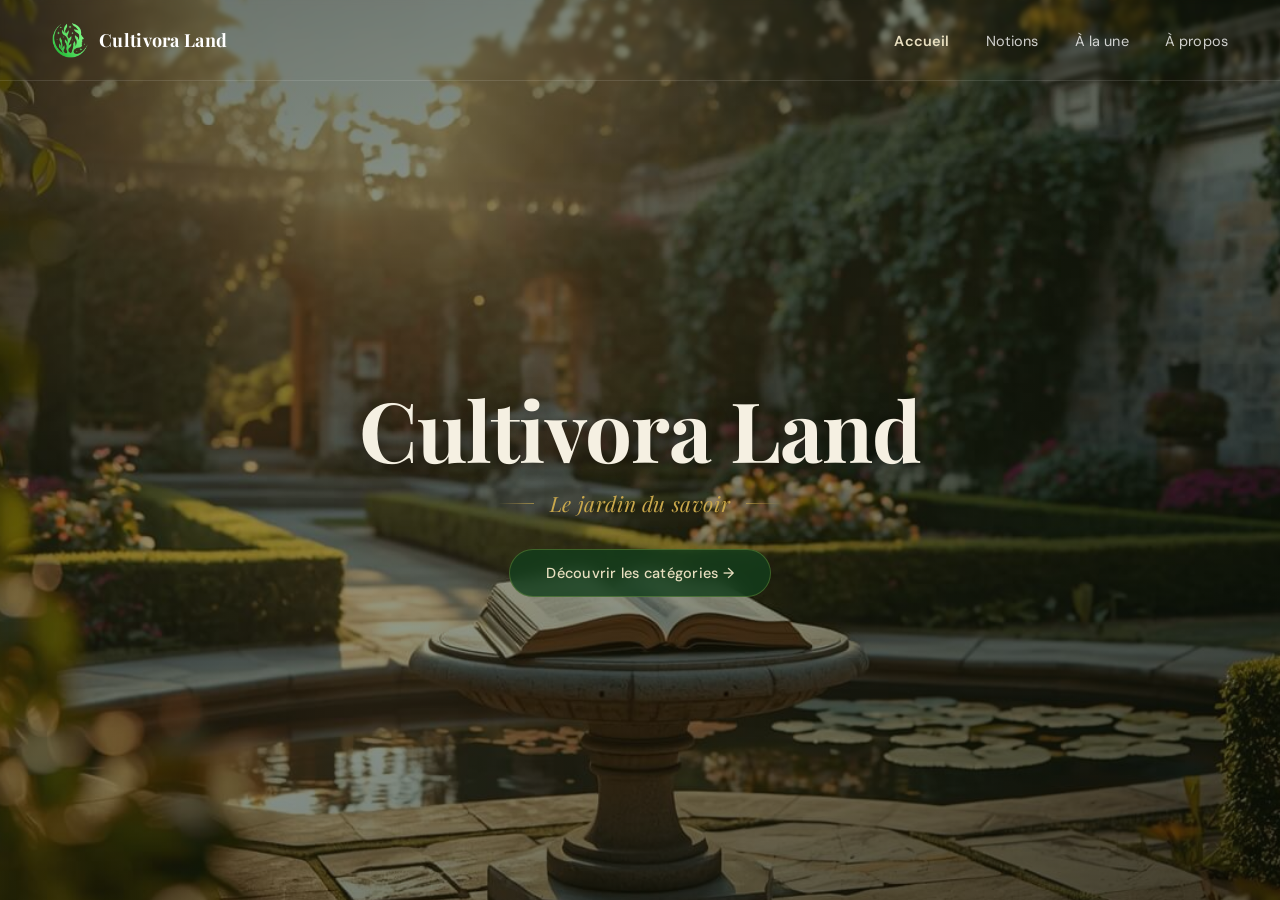
<file: index.html>
<!DOCTYPE html>
<html lang="fr">
  <head>
    <meta charset="UTF-8">
    <meta name="viewport" content="width=device-width, initial-scale=1.0">

    <!-- SEO -->
    <title>Cultivora Land | Le jardin du savoir</title>
    <meta name="description" content="Cultivora Land est un espace de lecture dédié à la croissance personnelle, au savoir fondamental et aux idées qui transforment l'esprit.">
    <meta name="keywords" content="croissance personnelle, savoir, lecture, discipline, habitudes, développement, apprentissage">
    <meta name="author" content="Cultivora Land">

    <!-- Open Graph -->
    <meta property="og:title" content="Cultivora Land | Le jardin du savoir">
    <meta property="og:description" content="Des lectures qui transforment l'esprit et nourrissent la croissance personnelle.">
    <meta property="og:type" content="website">
    <meta property="og:url" content="https://cultivora-land.onrender.com/">
    <meta property="og:image" content="https://cultivora-land.onrender.com/assets/logo.png">

    <!-- Twitter Card -->
    <meta name="twitter:card" content="summary_large_image">
    <meta name="twitter:title" content="Cultivora Land | Le jardin du savoir">
    <meta name="twitter:description" content="Le jardin du savoir pour cultiver votre esprit.">
    <meta name="twitter:image" content="https://cultivora-land.onrender.com/assets/logo.png">

    <!-- Fonts -->
    <link rel="preconnect" href="https://fonts.googleapis.com">
    <link rel="preconnect" href="https://fonts.gstatic.com" crossorigin>
    <link href="https://fonts.googleapis.com/css2?family=Playfair+Display:ital,wght@0,400;0,600;0,700;1,400;1,600&family=DM+Sans:wght@300;400;500&display=swap" rel="stylesheet">

    <!-- Styles -->
    <link rel="stylesheet" href="/css/home.css">

    <!-- Favicon -->
    <link rel="icon" href="/assets/logo.png" type="image/png">
  </head>
  <body>

    <section class="hero">

      <div class="hero-bg" aria-hidden="true"></div>

      <!-- Header -->
      <header class="hero-header">

        <a class="logo" href="/" aria-label="Cultivora Land — Accueil">
          <img src="/assets/logo.png" alt="Logo Cultivora Land" width="36" height="36">
          <span class="logo-text">Cultivora Land</span>
        </a>

        <!-- Navigation desktop -->
        <nav aria-label="Navigation principale">
          <ul>
            <li><a href="/" class="active">Accueil</a></li>
            <li><a href="/pages/category-notions.html">Notions</a></li>
            <li><a href="/pages/maintenance.html">À la une</a></li>
            <li><a href="/pages/maintenance.html">À propos</a></li>
          </ul>
        </nav>

        <!-- Burger -->
        <button class="menu-icon" id="menuBtn" aria-label="Ouvrir le menu" aria-expanded="false" aria-controls="navMobile">
          <span></span>
          <span></span>
          <span></span>
        </button>

      </header>

      <!-- Navigation mobile -->
      <nav class="nav-mobile" id="navMobile" aria-label="Navigation mobile" aria-hidden="true">
        <ul>
          <li><a href="/" class="active">Accueil</a></li>
          <li><a href="/pages/category-notions.html">Notions</a></li>
          <li><a href="/pages/maintenance.html">À la une</a></li>
          <li><a href="/pages/maintenance.html">À propos</a></li>
        </ul>
      </nav>

      <!-- Hero body -->
      <div class="hero-body">
        <div class="hero-container">

          <h1 class="hero-title">Cultivora Land</h1>

          <p class="hero-subtitle">Le jardin du savoir</p>

          <a class="hero-btn" href="/pages/category-notions.html">Découvrir les catégories →</a>

        </div>
      </div>

    </section>

    <script src="/js/nav-mobile-home.js"></script>

  </body>
</html>
</file>
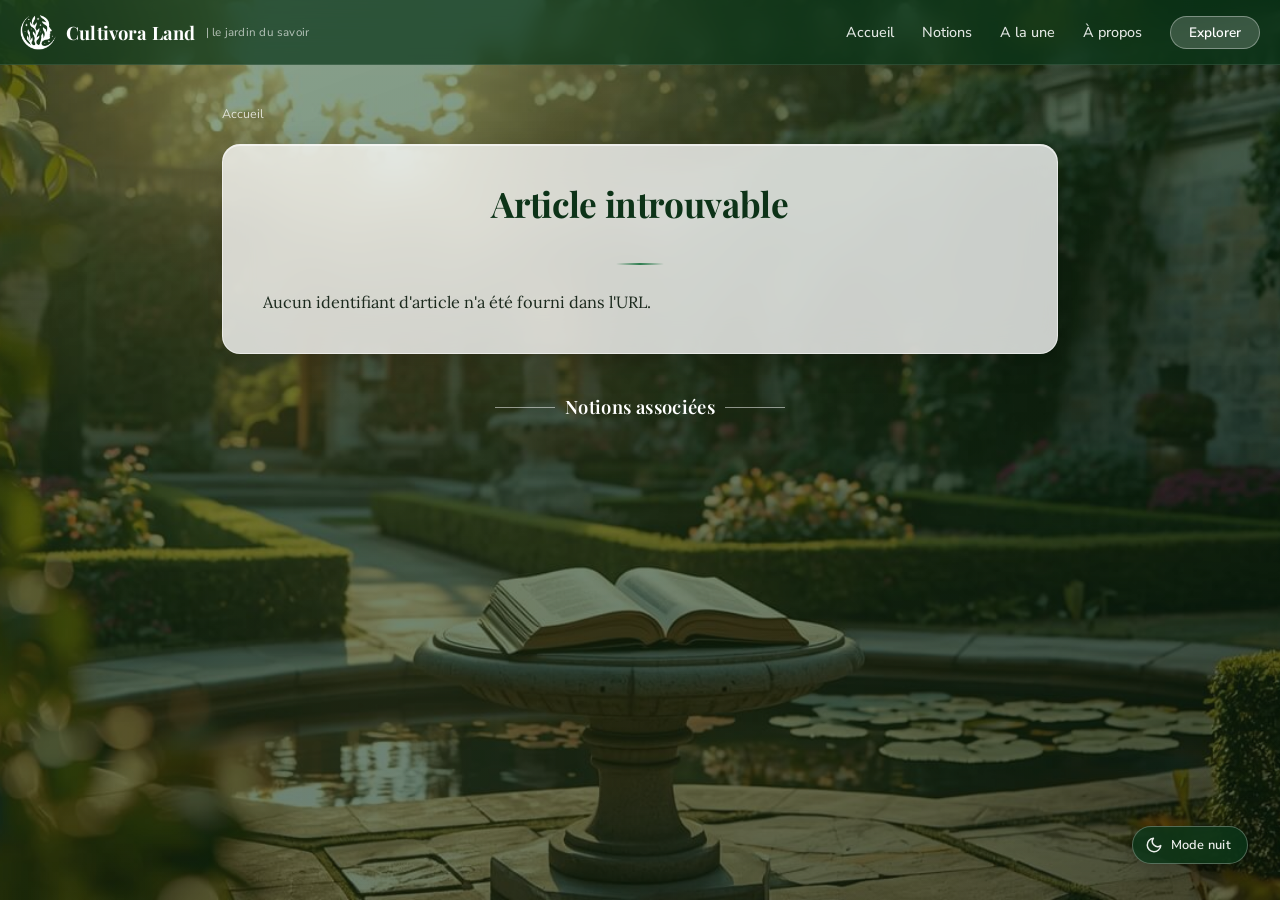
<file: pages/article.html>
<!DOCTYPE html>
<html lang="fr" data-theme="light">
<head>
  <meta charset="UTF-8" />
  <meta name="viewport" content="width=device-width, initial-scale=1.0" />

  <title id="pageTitle">Chargement… | Cultivora Land</title>

  <meta name="description" content="Cultivora Land | Le Jardin du Savoir. Découvrez des notions claires, utiles et vivantes pour comprendre le monde, développer votre esprit et grandir chaque jour." />
  <meta name="keywords" content="lecture utile, comprendre le monde, culture générale, esprit critique, notions fondamentales, curiosité" />
  <meta name="author" content="Cultivora Land" />
  <meta name="robots" content="index, follow" />

  <meta property="og:title" content="Cultivora Land | Le Jardin du Savoir" />
  <meta property="og:description" content="Des textes explicatifs vivants pour développer votre compréhension du monde." />
  <meta property="og:type" content="article" />
  <meta property="og:image" content="https://cultivora-land.onrender.com/01-assets/Images/img/logo.png" />
  <meta property="og:locale" content="fr_FR" />

  <link rel="shortcut icon" href="/01-assets/favicon/favicon.ico" type="image/x-icon" />

  <link rel="preconnect" href="https://fonts.googleapis.com" />
  <link rel="preconnect" href="https://fonts.gstatic.com" crossorigin />
  <link href="https://fonts.googleapis.com/css2?family=Playfair+Display:wght@600;700&family=Lora:ital,wght@0,400;0,500;1,400&family=Nunito+Sans:wght@400;500;600&display=swap" rel="stylesheet" />

  <link rel="stylesheet" href="/css/article.css" />
  <link rel="stylesheet" href="/" />
</head>
<body>

  <div class="background-overlay"></div>


  <div id="site-header" class="site-header-wrapper">
    <div id="header"></div>
    <div id="nav-mobile"></div>
  </div>

  <!-- Bouton mode nuit flottant -->
  <button class="theme-toggle" id="themeToggle" aria-label="Basculer le mode nuit" title="Mode nuit / jour">
    <span class="theme-toggle__icon theme-toggle__icon--sun" aria-hidden="true">
      <svg viewBox="0 0 24 24" fill="none" xmlns="http://www.w3.org/2000/svg">
        <circle cx="12" cy="12" r="5" stroke="currentColor" stroke-width="2"/>
        <line x1="12" y1="2"  x2="12" y2="4"  stroke="currentColor" stroke-width="2" stroke-linecap="round"/>
        <line x1="12" y1="20" x2="12" y2="22" stroke="currentColor" stroke-width="2" stroke-linecap="round"/>
        <line x1="2"  y1="12" x2="4"  y2="12" stroke="currentColor" stroke-width="2" stroke-linecap="round"/>
        <line x1="20" y1="12" x2="22" y2="12" stroke="currentColor" stroke-width="2" stroke-linecap="round"/>
        <line x1="4.93"  y1="4.93"  x2="6.34"  y2="6.34"  stroke="currentColor" stroke-width="2" stroke-linecap="round"/>
        <line x1="17.66" y1="17.66" x2="19.07" y2="19.07" stroke="currentColor" stroke-width="2" stroke-linecap="round"/>
        <line x1="4.93"  y1="19.07" x2="6.34"  y2="17.66" stroke="currentColor" stroke-width="2" stroke-linecap="round"/>
        <line x1="17.66" y1="6.34"  x2="19.07" y2="4.93"  stroke="currentColor" stroke-width="2" stroke-linecap="round"/>
      </svg>
    </span>
    <span class="theme-toggle__icon theme-toggle__icon--moon" aria-hidden="true">
      <svg viewBox="0 0 24 24" fill="none" xmlns="http://www.w3.org/2000/svg">
        <path d="M21 12.79A9 9 0 1 1 11.21 3a7 7 0 0 0 9.79 9.79z" stroke="currentColor" stroke-width="2" stroke-linecap="round" stroke-linejoin="round"/>
      </svg>
    </span>
    <span class="theme-toggle__label" id="themeLabel">Mode nuit</span>
  </button>

  <main class="container">

    <nav class="breadcrumb" id="breadcrumb" aria-label="Fil d'Ariane"></nav>

    <article class="reading-card" tabindex="0" aria-labelledby="articleTitle">
      <h1 class="notion-title" id="articleTitle">Chargement…</h1>
      <div class="reading-card-divider"></div>
      <div class="reading-card-body" id="articleContent"></div>
    </article>

    <section class="related-notions" aria-label="Notions associées">
      <h2 class="related-title">Notions associées</h2>
      <div class="notion-tags" id="articleTags"></div>
    </section>

  </main>

  <script src="/js/nav-mobile.js"></script>
  <script src="/components/header.js"></script>
  <script src="/js/article.js"></script>
  <script src="/js/day-nigth.js"></script>

</body>
</html>
</file>
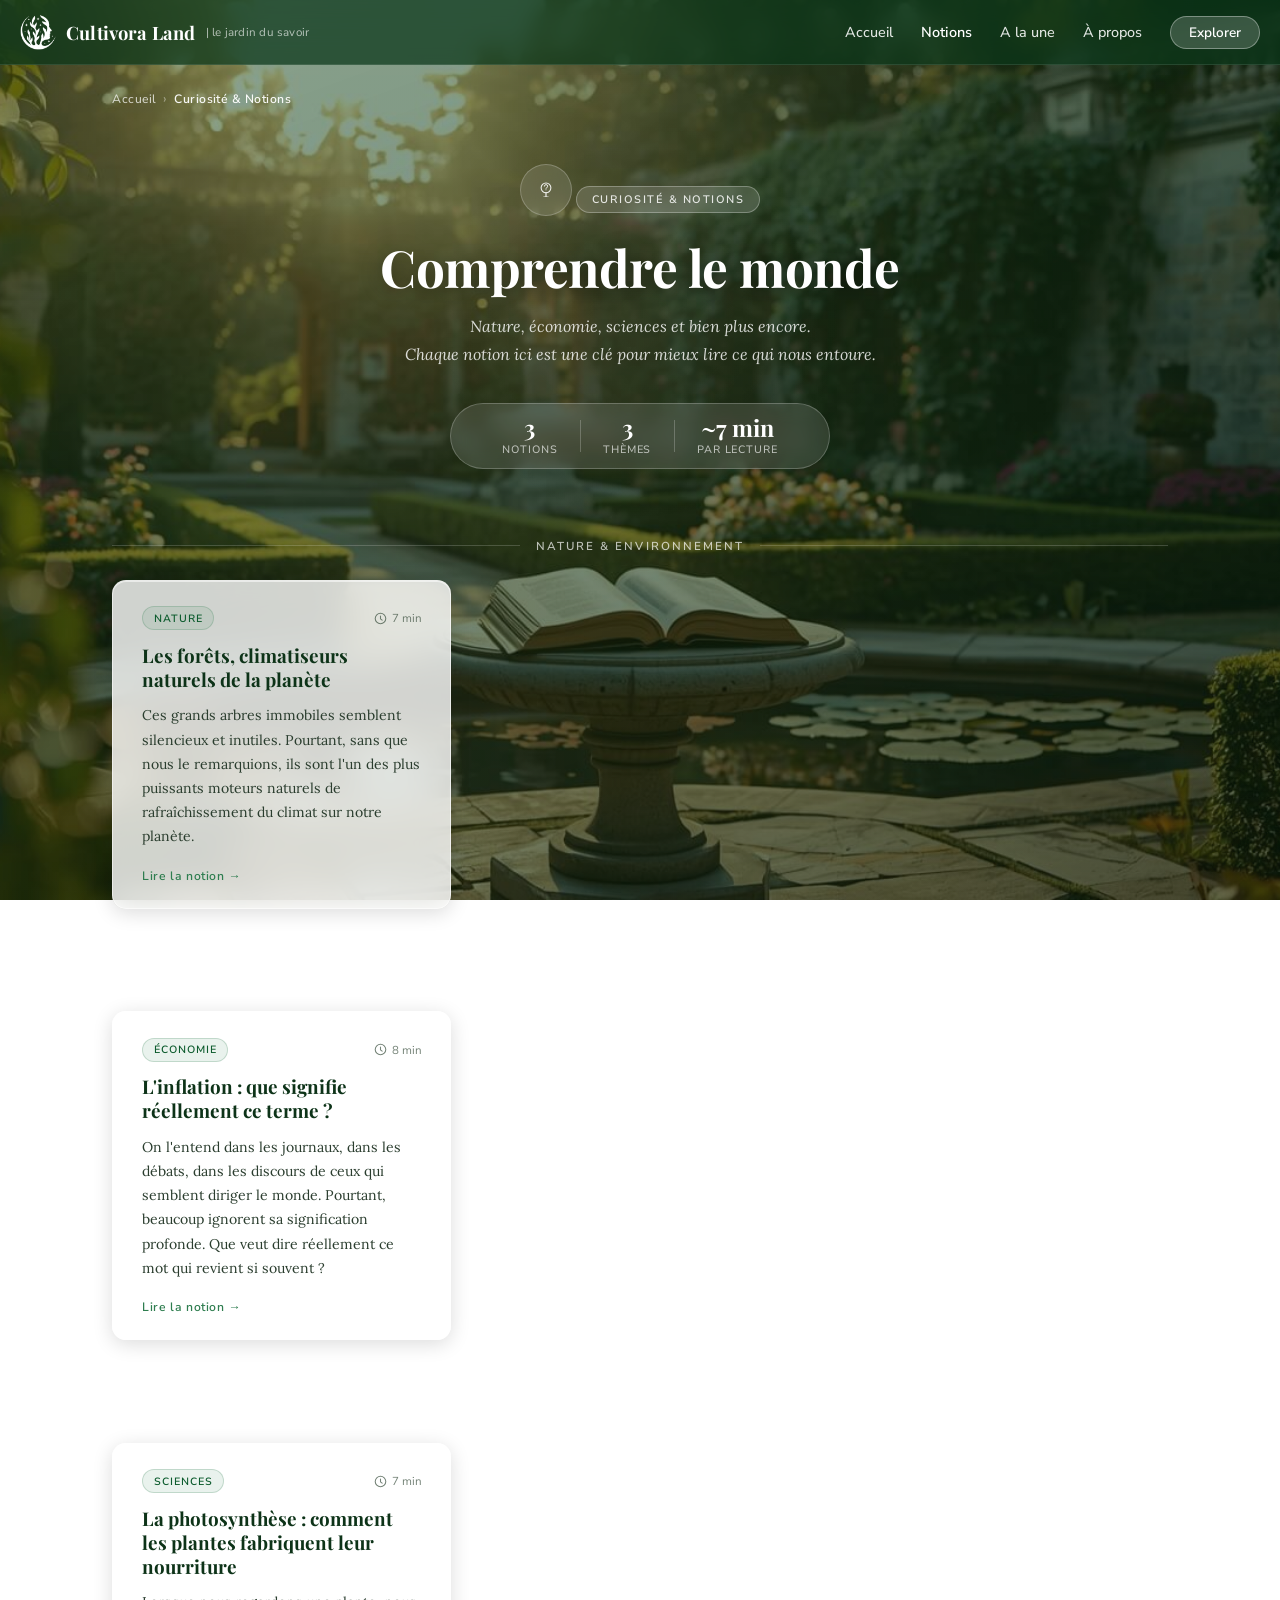
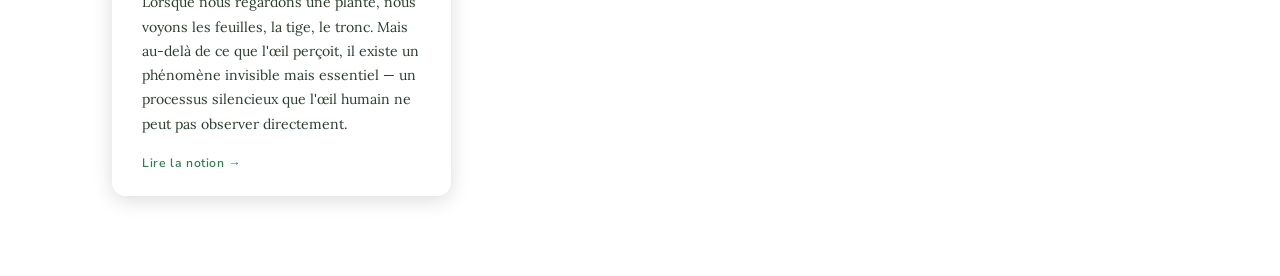
<file: pages/category-notions.html>
<!DOCTYPE html>
<html lang="fr" data-theme="light">
<head>
  <meta charset="UTF-8" />
  <meta name="viewport" content="width=device-width, initial-scale=1.0" />
  <title>Curiosité & Notions | Cultivora Land</title>
  <meta name="description" content="Nature, économie, sciences. Explorez les notions fondamentales du monde pour mieux comprendre ce qui nous entoure, pas à pas." />
  <meta name="keywords" content="notions fondamentales, curiosité, nature, économie, sciences, comprendre le monde, photosynthèse, inflation, forêts" />
  <meta name="author" content="Cultivora Land" />
  <meta property="og:title" content="Curiosité & Notions | Cultivora Land" />
  <meta property="og:description" content="Des notions pour comprendre le monde qui nous entoure, expliquées simplement et profondément." />
  <meta property="og:type" content="website" />
  <meta property="og:url" content="https://cultivora-land.com/categories/notions" />
  <meta property="og:image" content="/01-assets/Images/img/logo.png" />
  <meta name="twitter:card" content="summary_large_image" />
  <meta name="twitter:title" content="Curiosité & Notions | Cultivora Land" />
  <meta name="twitter:description" content="Comprendre le monde grâce à des notions claires et essentielles." />
  <meta name="twitter:image" content="/01-assets/Images/img/logo.png" />

  <link rel="preconnect" href="https://fonts.googleapis.com" />
  <link rel="preconnect" href="https://fonts.gstatic.com" crossorigin />
  <link href="https://fonts.googleapis.com/css2?family=Playfair+Display:ital,wght@0,400;0,600;0,700;1,400&family=Lora:ital,wght@0,400;1,400&family=Nunito+Sans:wght@300;400;500;600&display=swap" rel="stylesheet" />

  <link rel="stylesheet" href="/css/category-notions.css" />
  <link rel="stylesheet" href="/css/header.css" />
  <link rel="icon" href="/assets/favicon.ico" type="image/x-icon" />
</head>
<body>

  <div class="background-overlay"></div>
  <div id="header"></div>
  <div id="nav-mobile"></div>

  <main class="cat-page-main">

    <!-- Fil d'ariane -->
    <nav class="breadcrumb" aria-label="Fil d'ariane">
      <a href="/">Accueil</a>
      <span class="breadcrumb-sep">›</span>
      <span class="breadcrumb-current">Curiosité & Notions</span>
    </nav>

    <!-- Hero -->
    <div class="cat-page-hero">

      <div class="cat-page-hero__icon" aria-hidden="true">
        <svg viewBox="0 0 48 48" fill="none" xmlns="http://www.w3.org/2000/svg">
          <circle cx="24" cy="20" r="9" stroke="currentColor" stroke-width="2" fill="none"/>
          <path d="M24 29 L24 36" stroke="currentColor" stroke-width="2.2" stroke-linecap="round"/>
          <path d="M20 36 L28 36" stroke="currentColor" stroke-width="2" stroke-linecap="round" opacity="0.5"/>
          <path d="M21 17 Q21 14 24 14 Q27 14 27 17 Q27 20 24 21" stroke="currentColor" stroke-width="1.8" stroke-linecap="round" stroke-linejoin="round" fill="none"/>
          <circle cx="24" cy="23.5" r="1" fill="currentColor"/>
        </svg>
      </div>

      <div class="cat-page-hero__badge">Curiosité & Notions</div>

      <h1 class="cat-page-hero__title">Comprendre le monde</h1>

      <p class="cat-page-hero__desc">
        Nature, économie, sciences et bien plus encore.<br>
        Chaque notion ici est une clé pour mieux lire ce qui nous entoure.
      </p>

      <div class="cat-page-hero__stats">
        <div class="stat">
          <span class="stat__number">3</span>
          <span class="stat__label">notions</span>
        </div>
        <div class="stat-divider"></div>
        <div class="stat">
          <span class="stat__number">3</span>
          <span class="stat__label">thèmes</span>
        </div>
        <div class="stat-divider"></div>
        <div class="stat">
          <span class="stat__number">~7 min</span>
          <span class="stat__label">par lecture</span>
        </div>
      </div>

    </div><!-- /hero -->

    <!-- Grille des notions -->
    <section class="notions-section" aria-label="Liste des notions">

      <!-- THÈME 1 : NATURE & ENVIRONNEMENT -->
      <section class="notions-theme">
        <h2 class="notions-theme__title">
          <span class="notions-theme__line"></span>
          Nature & Environnement
          <span class="notions-theme__line"></span>
        </h2>

        <div class="notions-grid">
          <a href="/pages/article.html?id=les-forets-climatiseurs-naturels" class="notion-card">
            <div class="notion-card__top">
              <span class="notion-card__tag">Nature</span>
              <span class="notion-card__time">
                <svg viewBox="0 0 16 16" fill="none" xmlns="http://www.w3.org/2000/svg" aria-hidden="true"><circle cx="8" cy="8" r="6.5" stroke="currentColor" stroke-width="1.3"/><path d="M8 5v3.5l2 1.5" stroke="currentColor" stroke-width="1.3" stroke-linecap="round" stroke-linejoin="round"/></svg>
                7 min
              </span>
            </div>
            <h3 class="notion-card__title">Les forêts, climatiseurs naturels de la planète</h3>
            <p class="notion-card__desc">Ces grands arbres immobiles semblent silencieux et inutiles. Pourtant, sans que nous le remarquions, ils sont l'un des plus puissants moteurs naturels de rafraîchissement du climat sur notre planète.</p>
            <span class="notion-card__cta" aria-hidden="true">Lire la notion →</span>
          </a>
        </div>
      </section>

      <!-- THÈME 2 : ÉCONOMIE & SOCIÉTÉ -->
      <section class="notions-theme">
        <h2 class="notions-theme__title">
          <span class="notions-theme__line"></span>
          Économie & Société
          <span class="notions-theme__line"></span>
        </h2>

        <div class="notions-grid">
          <a href="/pages/article.html?id=l-inflation-que-signifie-ce-terme" class="notion-card">
            <div class="notion-card__top">
              <span class="notion-card__tag">Économie</span>
              <span class="notion-card__time">
                <svg viewBox="0 0 16 16" fill="none" xmlns="http://www.w3.org/2000/svg" aria-hidden="true"><circle cx="8" cy="8" r="6.5" stroke="currentColor" stroke-width="1.3"/><path d="M8 5v3.5l2 1.5" stroke="currentColor" stroke-width="1.3" stroke-linecap="round" stroke-linejoin="round"/></svg>
                8 min
              </span>
            </div>
            <h3 class="notion-card__title">L'inflation : que signifie réellement ce terme ?</h3>
            <p class="notion-card__desc">On l'entend dans les journaux, dans les débats, dans les discours de ceux qui semblent diriger le monde. Pourtant, beaucoup ignorent sa signification profonde. Que veut dire réellement ce mot qui revient si souvent ?</p>
            <span class="notion-card__cta" aria-hidden="true">Lire la notion →</span>
          </a>
        </div>
      </section>

      <!-- THÈME 3 : SCIENCES & NATURE -->
      <section class="notions-theme">
        <h2 class="notions-theme__title">
          <span class="notions-theme__line"></span>
          Sciences & Nature
          <span class="notions-theme__line"></span>
        </h2>

        <div class="notions-grid">
          <a href="/pages/article.html?id=la-photosynthese-comment-les-plantes-fabriquent-leur-nourriture" class="notion-card">
            <div class="notion-card__top">
              <span class="notion-card__tag">Sciences</span>
              <span class="notion-card__time">
                <svg viewBox="0 0 16 16" fill="none" xmlns="http://www.w3.org/2000/svg" aria-hidden="true"><circle cx="8" cy="8" r="6.5" stroke="currentColor" stroke-width="1.3"/><path d="M8 5v3.5l2 1.5" stroke="currentColor" stroke-width="1.3" stroke-linecap="round" stroke-linejoin="round"/></svg>
                7 min
              </span>
            </div>
            <h3 class="notion-card__title">La photosynthèse : comment les plantes fabriquent leur nourriture</h3>
            <p class="notion-card__desc">Lorsque nous regardons une plante, nous voyons les feuilles, la tige, le tronc. Mais au-delà de ce que l'œil perçoit, il existe un phénomène invisible mais essentiel — un processus silencieux que l'œil humain ne peut pas observer directement.</p>
            <span class="notion-card__cta" aria-hidden="true">Lire la notion →</span>
          </a>
        </div>
      </section>

    </section><!-- /notions-section -->

  </main>

  <script src="/components/header.js"></script>
  <script src="/js/nav-mobile.js"></script>
  <script src="/js/day-nigth.js"></script>

</body>
</html>
</file>
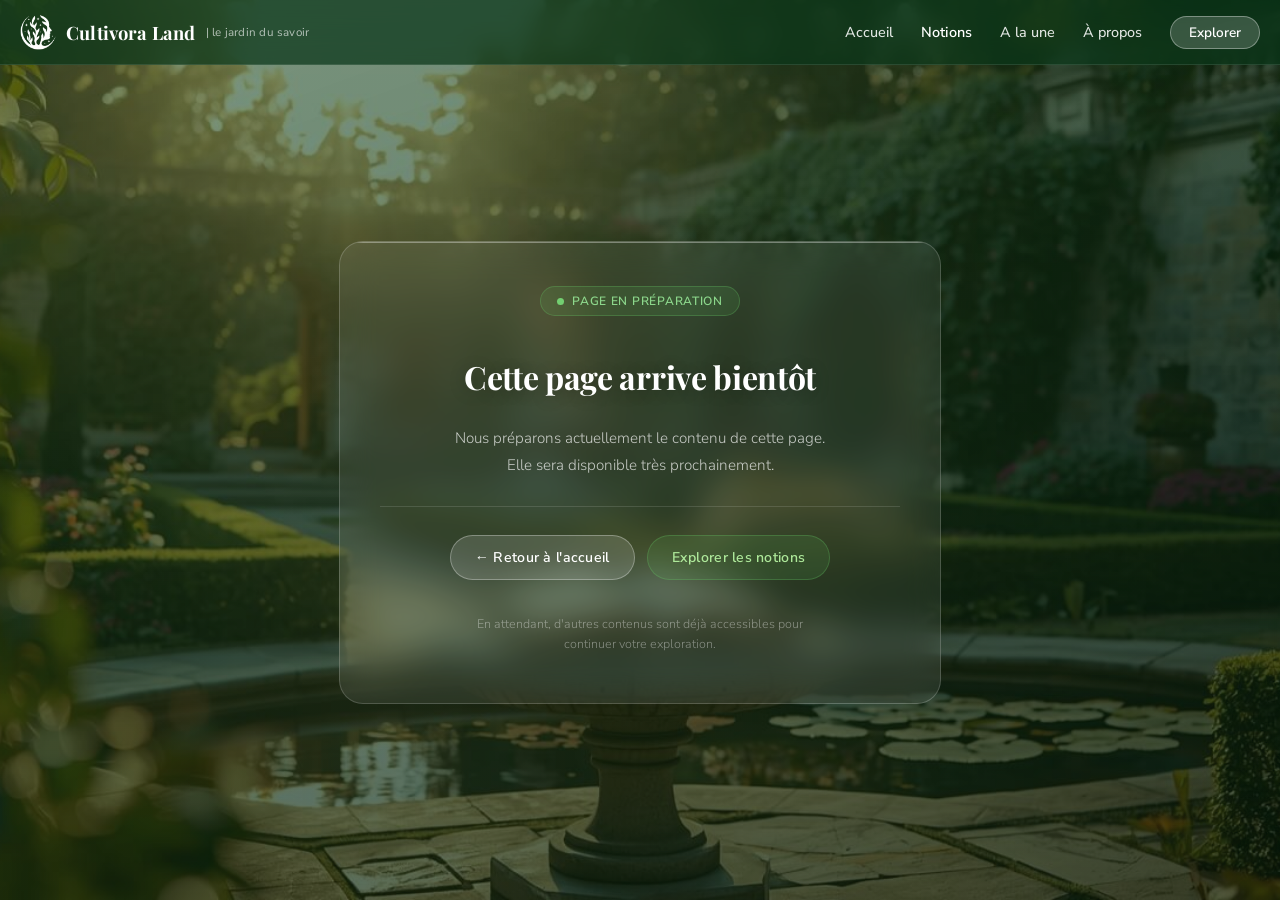
<file: pages/maintnance.html>
<!DOCTYPE html>
<html lang="fr">
<head>
  <meta charset="UTF-8">
  <meta name="viewport" content="width=device-width, initial-scale=1.0">

  <!-- Titre -->
  <title>Page en préparation | Cultivora Land</title>

  <!-- SEO -->
  <meta name="description" content="Cette page de Cultivora Land est en cours de préparation. Explorez d'autres notions du Jardin du Savoir en attendant sa mise en ligne." />
  <meta name="author" content="Cultivora Land" />
  <meta name="robots" content="noindex, follow" />

  <!-- Open Graph -->
  <meta property="og:title" content="Page en préparation - Cultivora Land" />
  <meta property="og:description" content="Le contenu de cette page arrive bientôt. Continuez votre exploration du Jardin du Savoir." />
  <meta property="og:type" content="website" />
  <meta property="og:image" content="https://cultivora-land.onrender.com/01-assets/Images/img/logo.png" />
  <meta property="og:locale" content="fr_FR" />

  <!-- Favicon -->
  <link rel="icon" href="/01-assets/favicon/favicon.ico" type="image/x-icon">

  <!-- Fonts -->
  <link rel="preconnect" href="https://fonts.googleapis.com">
  <link rel="preconnect" href="https://fonts.gstatic.com" crossorigin>
  <link href="https://fonts.googleapis.com/css2?family=Playfair+Display:wght@600;700&family=Nunito+Sans:wght@300;400;600&display=swap" rel="stylesheet">

  <!-- CSS -->
  <link rel="stylesheet" href="/css/header.css">
  <link rel="stylesheet" href="/css/maintenance.css">
</head>
<body>

  <div class="background-overlay"></div>

  <div id="header"></div>
  <div id="nav-mobile"></div>

  <!-- MAIN -->
  <main class="maintenance-main">
    <div class="maintenance-card">

      <div class="maintenance-badge">
        <span class="maintenance-badge__dot"></span>
        Page en préparation
      </div>

      <h1 class="maintenance-title">Cette page arrive bientôt</h1>

      <p class="maintenance-subtitle">
        Nous préparons actuellement le contenu de cette page.<br>
        Elle sera disponible très prochainement.
      </p>

      <div class="maintenance-divider"></div>

      <div class="maintenance-actions">
        <a href="/" class="maintenance-btn maintenance-btn--primary">
          ← Retour à l'accueil
        </a>
        <a href="/pages/category-notions.html" class="maintenance-btn maintenance-btn--secondary">
          Explorer les notions
        </a>
      </div>

      <p class="maintenance-hint">
        En attendant, d'autres contenus sont déjà accessibles pour continuer votre exploration.
      </p>

    </div>
  </main>

  <!-- ============================================================
      SCRIPT hamburger
  ============================================================ -->
  <script src="/js/nav-mobile.js"></script>
  <script src="/components/header.js"></script>

</body>
</html>
</file>
<file: css/home.css>
/* ============================================================
  CULTIVORA LAND — HERO · HEADER · NAVIGATION MOBILE
============================================================ */

@import url('https://fonts.googleapis.com/css2?family=Playfair+Display:ital,wght@0,400;0,600;0,700;1,400;1,600&family=DM+Sans:wght@300;400;500&display=swap');

/* ============================================================
  RESET LOCAL
============================================================ */
*, *::before, *::after {
  box-sizing: border-box;
}


body{
    width: 100%;
    height: 100%;
    margin: 0;
    padding: 0;
}

/* ============================================================
   HERO — CONTENEUR RACINE
============================================================ */
.hero {
  position: relative;
  width: 100%;
  min-height: 100vh;
  overflow: hidden;
  font-family: 'DM Sans', sans-serif;
  display: flex;
  flex-direction: column;
}

/* ============================================================
  FOND & OVERLAY
============================================================ */
.hero-bg {
  position: absolute;
  inset: 0;
  z-index: 0;
  background-image: url('/assets/bg-home.jpg');
  background-size: cover;
  background-position: center;
  background-repeat: no-repeat;
  transform: scale(1.02); /* évite les bords blancs au chargement */
}
 
/* Dégradé directionnel sur le fond */
.hero-bg::after {
  content: '';
  position: absolute;
  inset: 0;
  background:
    linear-gradient(
      160deg,
      rgba(2, 14, 6, 0.60) 0%,
      rgba(5, 22, 8, 0.38) 45%,
      rgba(2, 12, 5, 0.65) 100%
    );
}

/* ============================================================
   HEADER
   ============================================================ */
.hero-header {
  position: relative;
  z-index: 20;
  display: flex;
  align-items: center;
  justify-content: space-between;
  padding: 22px 52px;
  border-bottom: 0.5px solid rgba(255, 255, 255, 0.12);
  backdrop-filter: blur(2px);
  -webkit-backdrop-filter: blur(2px);
}

/* ============================================================
   LOGO
   ============================================================ */
.logo {
  display: flex;
  align-items: center;
  gap: 11px;
  text-decoration: none;
  flex-shrink: 0;
}

.logo img {
  width: 36px;
  height: 36px;
  object-fit: contain;
}

.logo-text {
  font-family: 'Playfair Display', serif;
  font-size: 18px;
  font-weight: 700;
  color: #ffffff;
  letter-spacing: 0.3px;
  white-space: nowrap;
}

/* ============================================================
   NAVIGATION DESKTOP
   ============================================================ */
.hero-header nav {
  display: flex;
  align-items: center;
}

.hero-header nav ul {
  display: flex;
  align-items: center;
  gap: 36px;
  list-style: none;
  margin: 0;
  padding: 0;
}

.hero-header nav a {
  color: rgba(255, 255, 255, 0.78);
  text-decoration: none;
  font-size: 14.5px;
  font-weight: 400;
  letter-spacing: 0.15px;
  transition: color 0.2s ease;
  position: relative;
  padding-bottom: 3px;
}

.hero-header nav a:hover {
  color: #ffffff;
}

.hero-header nav a:hover::after {
  width: 100%;
}

.hero-header nav a.active {
  color: #e8dfc0;
  font-weight: 600;
}

/* ============================================================
   BOUTON HAMBURGER (masqué sur desktop)
   ============================================================ */
.menu-icon {
  display: none;
  flex-direction: column;
  justify-content: center;
  align-items: center;
  gap: 5px;
  width: 40px;
  height: 40px;
  background: transparent;
  border: none;
  cursor: pointer;
  padding: 8px;
  border-radius: 10px;
  transition: background 0.2s ease;
  flex-shrink: 0;
  position: relative;
  z-index: 100; /* toujours au-dessus du menu mobile */
}

.menu-icon:hover {
  background: rgba(255, 255, 255, 0.1);
}

.menu-icon span {
  display: block;
  width: 22px;
  height: 1.5px;
  background: #ffffff;
  border-radius: 2px;
  transition: transform 0.32s ease, opacity 0.22s ease, width 0.22s ease;
  transform-origin: center;
}

/* État ouvert : croix */
.menu-icon.active span:nth-child(1) {
  transform: translateY(6.5px) rotate(45deg);
}
.menu-icon.active span:nth-child(2) {
  opacity: 0;
  width: 0;
}
.menu-icon.active span:nth-child(3) {
  transform: translateY(-6.5px) rotate(-45deg);
}

/* ============================================================
   NAVIGATION MOBILE
   Slide depuis le haut, plein écran
   ============================================================ */
.nav-mobile {
  position: fixed;
  top: 0;
  left: 0;
  right: 0;
  z-index: 18;
  display: flex;
  flex-direction: column;
  justify-content: center;
  min-height: 100dvh;

  background: rgba(6, 36, 16, 0.97);
  backdrop-filter: blur(20px);
  -webkit-backdrop-filter: blur(20px);

  transform: translateY(-100%);
  transition: transform 0.38s cubic-bezier(0.4, 0, 0.2, 1);
  visibility: hidden;
}

.nav-mobile.open {
  transform: translateY(0);
  visibility: visible;
}

.nav-mobile ul {
  list-style: none;
  margin: 0;
  padding: 0 32px;
  display: flex;
  flex-direction: column;
  gap: 4px;
}

.nav-mobile li {
  opacity: 0;
  transform: translateY(12px);
  transition: opacity 0.28s ease, transform 0.28s ease;
}

/* Animation décalée des items quand le menu s'ouvre */
.nav-mobile.open li:nth-child(1) { opacity: 1; transform: none; transition-delay: 0.08s; }
.nav-mobile.open li:nth-child(2) { opacity: 1; transform: none; transition-delay: 0.14s; }
.nav-mobile.open li:nth-child(3) { opacity: 1; transform: none; transition-delay: 0.20s; }
.nav-mobile.open li:nth-child(4) { opacity: 1; transform: none; transition-delay: 0.26s; }

.nav-mobile a {
  display: block;
  padding: 16px 8px;
  font-family: 'Playfair Display', serif;
  font-size: 26px;
  font-weight: 600;
  color: rgba(255, 255, 255, 0.72);
  text-decoration: none;
  border-bottom: 0.5px solid rgba(255, 255, 255, 0.08);
  transition: color 0.2s ease, padding-left 0.2s ease;
  letter-spacing: -0.2px;
}

.nav-mobile a:hover {
  color: #ffffff;
  padding-left: 14px;
}

.nav-mobile a.active {
  color: #e8dfc0;
}

/* ============================================================
   CORPS DU HERO
   ============================================================ */
.hero-body {
  position: relative;
  z-index: 5;
  flex: 1;
  display: flex;
  align-items: center;
  justify-content: center;
  padding: 48px 24px;
}

/* ============================================================
   CONTAINER CENTRAL
   ============================================================ */
.hero-container {
  max-width: 580px;
  width: 100%;
  text-align: center;
  display: flex;
  flex-direction: column;
  align-items: center;
  gap: 0;
}

/* ============================================================
   TITRE
   ============================================================ */
.hero-title {
  font-family: 'Playfair Display', serif;
  font-size: clamp(52px, 6.5vw, 84px);
  font-weight: 700;
  color: #f5f0e2;
  line-height: 1.08;
  letter-spacing: -0.8px;
  margin: 0 0 16px;
  text-shadow: 0 2px 24px rgba(0, 0, 0, 0.35);
}

/* ============================================================
   SOUS-TITRE
   ============================================================ */
.hero-subtitle {
  font-family: 'Playfair Display', serif;
  font-size: clamp(16px, 2vw, 21px);
  font-style: italic;
  font-weight: 400;
  color: #c9a84c;
  letter-spacing: 0.6px;
  margin: 0 0 32px;

  display: flex;
  align-items: center;
  justify-content: center;
  gap: 16px;
}

/* Tirets décoratifs */
.hero-subtitle::before,
.hero-subtitle::after {
  content: '';
  display: block;
  width: 36px;
  height: 1px;
  background: linear-gradient(to right, transparent, rgba(201, 168, 76, 0.65));
}
.hero-subtitle::after {
  background: linear-gradient(to left, transparent, rgba(201, 168, 76, 0.65));
}

/* ============================================================
   BLOC DESCRIPTION
   ============================================================ */
.hero-desc-wrapper {
  background: rgba(5, 22, 8, 0.50);
  border: 0.5px solid rgba(255, 255, 255, 0.14);
  border-radius: 16px;
  padding: 18px 36px;
  margin-bottom: 32px;
  backdrop-filter: blur(8px);
  -webkit-backdrop-filter: blur(8px);
  width: 100%;
}

.description {
  font-size: 15.5px;
  font-weight: 300;
  color: rgba(240, 235, 215, 0.90);
  line-height: 1.75;
  margin: 0;
  letter-spacing: 0.1px;
}

/* ============================================================
   BOUTON CTA
   ============================================================ */
.hero-btn {
  display: inline-flex;
  align-items: center;
  justify-content: center;
  gap: 10px;

  background: rgba(18, 62, 28, 0.80);
  color: #e8dfc0;

  border: 0.5px solid rgba(165, 212, 85, 0.28);
  border-radius: 50px;

  padding: 14px 36px;
  font-family: 'DM Sans', sans-serif;
  font-size: 14.5px;
  font-weight: 500;
  letter-spacing: 0.25px;
  text-decoration: none;
  cursor: pointer;

  backdrop-filter: blur(8px);
  -webkit-backdrop-filter: blur(8px);
  transition:
    background 0.25s ease,
    border-color 0.25s ease,
    transform 0.15s ease,
    box-shadow 0.25s ease;
}

.hero-btn:hover {
  background: rgba(26, 82, 40, 0.95);
  border-color: rgba(185, 238, 105, 0.45);
  transform: translateY(-2px);
  box-shadow: 0 8px 28px rgba(0, 0, 0, 0.28);
}

.hero-btn:active {
  transform: scale(0.97) translateY(0);
}

/* ============================================================
   RESPONSIVE — TABLETTE
   ============================================================ */
@media (max-width: 960px) {
  .hero-header {
    padding: 18px 32px;
  }

  .hero-header nav ul {
    gap: 26px;
  }
}

/* ============================================================
   RESPONSIVE — MOBILE (≤ 768px)
   ============================================================ */
@media (max-width: 768px) {

  /* Header */
  .hero-header {
    padding: 16px 18px;
  }

  .logo img {
    width: 32px;
    height: 32px;
  }

  .logo-text {
    font-size: 16px;
  }

  /* Masquer la nav desktop, afficher le burger */
  .hero-header nav {
    display: none;
  }

  .menu-icon {
    display: flex;
  }

  /* Hero body */
  .hero-body {
    padding: 36px 18px 48px;
  }

  .hero-container {
    max-width: 100%;
  }

  .hero-title {
    font-size: clamp(44px, 11vw, 64px);
    margin-bottom: 12px;
  }

  .hero-subtitle {
    font-size: clamp(15px, 4vw, 19px);
    margin-bottom: 24px;
  }

  .hero-desc-wrapper {
    padding: 14px 20px;
    margin-bottom: 24px;
    border-radius: 14px;
  }

  .description {
    font-size: 14px;
  }

  .hero-btn {
    width: 100%;
    padding: 15px 22px;
    font-size: 14px;
    border-radius: 14px;
  }
}

/* ============================================================
   RESPONSIVE — TRÈS PETIT (≤ 420px)
   ============================================================ */
@media (max-width: 420px) {
  .hero-header {
    padding: 14px 14px;
  }

  .logo-text {
    font-size: 15px;
  }

  .hero-title {
    font-size: clamp(38px, 12.5vw, 52px);
  }

  .hero-subtitle {
    font-size: 15px;
  }

  .hero-desc-wrapper {
    padding: 12px 16px;
    border-radius: 12px;
  }

  .hero-btn {
    border-radius: 12px;
    padding: 14px 18px;
  }

  .nav-mobile a {
    font-size: 22px;
  }
}
</file>
<file: css/article.css>
/* ============================================================
   CULTIVORA LAND – article.css
   Sans titres de section — signaux visuels : gras, dividers, espacement
   Mode nuit chaud et doux (sans bleu)
============================================================ */

@import url('https://fonts.googleapis.com/css2?family=Playfair+Display:wght@600;700&family=Lora:ital,wght@0,400;0,500;1,400&family=Nunito+Sans:wght@400;500;600&display=swap');

/* ── Reset & base ── */
*, *::before, *::after {
    box-sizing: border-box;
    margin: 0;
    padding: 0;
}

html {
    font-size: 16px;
    scroll-behavior: smooth;
    /* FIX : évite les débordements horizontaux et les artefacts de couche GPU */
    overflow-x: hidden;
}

/* ============================================================
   TRANSITIONS GLOBALES
============================================================ */
body,
.background-overlay,
.header,
.reading-card,
.reading-card p,
.reading-card-hook,
.reading-card-questions li,
.reading-card-narration,
.reading-card-dialogue,
.reading-card-explanation__para,
.reading-card-analogy,
.reading-card-conclusion,
.reading-card-quote,
.reading-card-signature,
.reading-card-brand,
.reading-section-divider,
.tag,
.theme-toggle {
    transition:
        background 0.40s ease,
        background-color 0.40s ease,
        color 0.40s ease,
        border-color 0.40s ease,
        box-shadow 0.40s ease;
}

/* ============================================================
   BODY & FOND
============================================================ */
/* ============================================================
  BODY & FOND
============================================================ */
body {
  font-family: 'Nunito Sans', sans-serif;
  color: #1a1a1a;
  min-height: 100vh;
  position: relative;
  overflow-x: hidden;
  background-image: url("/assets/bg-home.jpg");
  background-size: cover;
  background-position: center top;
  background-attachment: fixed;
  background-repeat: no-repeat;
}

/* ── Overlay jour ── */
.background-overlay {
  position: fixed;
  inset: 0;
  background: linear-gradient(
    160deg,
    rgba(10, 60, 20, 0.45) 0%,
    rgba(5, 40, 15, 0.55) 50%,
    rgba(0, 25, 10, 0.60) 100%
  );
  z-index: 0;
  pointer-events: none;
}

/* ── Overlay nuit ── */
[data-theme="dark"] .background-overlay {
  background: linear-gradient(
    160deg,
    rgba(18, 14, 10, 0.88) 0%,
    rgba(14, 10,  7, 0.92) 50%,
    rgba(10,  7,  4, 0.95) 100%
  );
}

/* ============================================================
   WRAPPER STICKY HEADER + NAV MOBILE
   FIX LIGNE FANTÔME — CAUSE SECONDAIRE :
   Le nav-mobile était position:fixed indépendant avec border-bottom.
   Quand max-height:0, le border de 1px restait visible comme une ligne
   figée sur la page. En enveloppant header + nav-mobile dans un seul
   conteneur sticky, le nav-mobile devient position:relative dans ce
   contexte et suit naturellement le scroll sans laisser d'artefact.
============================================================ */
.site-header-wrapper {
    position: sticky;
    top: 0;
    z-index: 100;
    /* FIX : une seule couche de composition pour tout le bloc nav */
    transform: translateZ(0);
    will-change: transform;
    backface-visibility: hidden;
    -webkit-backface-visibility: hidden;
    /* Isole le stacking context pour éviter les fuites visuelles */
    isolation: isolate;
}

/* ============================================================
   HEADER
============================================================ */
.header {
    display: flex;
    align-items: center;
    justify-content: space-between;
    padding: 14px 20px;
    background: rgba(10, 55, 25, 0.72);
    backdrop-filter: blur(12px);
    -webkit-backdrop-filter: blur(12px);
    border-bottom: 1px solid rgba(255, 255, 255, 0.10);
    /*
      FIX : on retire position:sticky, transform et will-change d'ici.
      Ces propriétés sont désormais portées par .site-header-wrapper,
      ce qui évite la création de deux couches GPU imbriquées qui
      génèrent la ligne fantôme.
    */
}

[data-theme="dark"] .header {
    background: rgba(22, 16, 11, 0.88);
    border-bottom-color: rgba(200, 170, 130, 0.10);
}

.logo {
    display: flex;
    align-items: center;
    gap: 10px;
    text-decoration: none;
}

.logo-img {
    width: 36px;
    height: 36px;
    object-fit: contain;
    filter: brightness(0) invert(1);
}

.logo-name {
    font-family: 'Playfair Display', serif;
    font-size: 1.15rem;
    font-weight: 700;
    color: #ffffff;
    letter-spacing: 0.01em;
}

[data-theme="dark"] .logo-name { color: #e8ddd0; }

.logo-tagline {
    font-family: 'Nunito Sans', sans-serif;
    font-size: 0.72rem;
    color: rgba(255, 255, 255, 0.65);
    letter-spacing: 0.02em;
    display: none;
}

[data-theme="dark"] .logo-tagline { color: rgba(210, 190, 165, 0.60); }

.nav-desktop {
    display: none;
    align-items: center;
    gap: 28px;
}

.nav-link {
    font-family: 'Nunito Sans', sans-serif;
    font-size: 0.9rem;
    font-weight: 500;
    color: rgba(255, 255, 255, 0.88);
    text-decoration: none;
    transition: color 0.2s;
}

.nav-link:hover { color: #ffffff; }

[data-theme="dark"] .nav-link { color: rgba(210, 190, 165, 0.85); }
[data-theme="dark"] .nav-link:hover { color: #e8ddd0; }

.nav-cta {
    font-family: 'Nunito Sans', sans-serif;
    font-size: 0.85rem;
    font-weight: 600;
    color: #ffffff;
    background: rgba(255, 255, 255, 0.18);
    border: 1px solid rgba(255, 255, 255, 0.35);
    border-radius: 20px;
    padding: 6px 18px;
    text-decoration: none;
    transition: background 0.2s;
}

.nav-cta:hover { background: rgba(255, 255, 255, 0.28); }

[data-theme="dark"] .nav-cta {
    color: #e8ddd0;
    background: rgba(200, 170, 130, 0.12);
    border-color: rgba(200, 170, 130, 0.28);
}

[data-theme="dark"] .nav-cta:hover { background: rgba(200, 170, 130, 0.22); }

.menu-icon {
    display: flex;
    flex-direction: column;
    justify-content: center;
    gap: 5px;
    width: 36px;
    height: 36px;
    background: none;
    border: none;
    cursor: pointer;
    padding: 4px;
}

.menu-icon span {
    display: block;
    width: 100%;
    height: 2px;
    background: #ffffff;
    border-radius: 2px;
    transition: transform 0.3s, opacity 0.3s;
    transform-origin: center;
}

[data-theme="dark"] .menu-icon span { background: #d4c4b0; }

.menu-icon.active span:nth-child(1) { transform: translateY(7px) rotate(45deg); }
.menu-icon.active span:nth-child(2) { opacity: 0; }
.menu-icon.active span:nth-child(3) { transform: translateY(-7px) rotate(-45deg); }

/* ============================================================
   NAVIGATION MOBILE
   FIX LIGNE FANTÔME — CAUSE PRINCIPALE RÉSOLUE ICI :
   On passe de position:fixed à position:relative (dans le wrapper
   sticky). Le dropdown s'étend naturellement sous le header sans
   créer de couche GPU indépendante. La border-bottom ne flotte plus.
   overflow:hidden sur le wrapper masque le contenu pendant l'animation
   de max-height, exactement comme avant mais sans l'artefact.
============================================================ */
.nav-mobile {
    position: relative; /* ← CHANGEMENT CLÉ : était position:fixed */
    left: auto;
    right: auto;
    /* Plus de top:65px nécessaire — suit le flux du wrapper */
    z-index: 99;
    display: flex;
    flex-direction: column;
    background: rgba(10, 55, 25, 0.96);
    backdrop-filter: blur(16px);
    -webkit-backdrop-filter: blur(16px);
    padding: 0;
    max-height: 0;
    overflow: hidden;
    transition: max-height 0.35s ease, padding 0.25s ease;
    /*
      FIX : la border-bottom était visible comme une ligne figée quand
      max-height:0 car l'élément était position:fixed. Maintenant qu'il
      est dans le flux, on utilise box-shadow au lieu de border pour
      éviter tout artefact résiduel d'1px.
    */
    box-shadow: none;
}

[data-theme="dark"] .nav-mobile {
    background: rgba(20, 15, 10, 0.97);
}

.nav-mobile.open {
    max-height: 320px;
    padding: 12px 0 20px;
    /* Séparateur visible uniquement quand le menu est ouvert */
    box-shadow: 0 4px 0 0 rgba(255, 255, 255, 0.07);
}

[data-theme="dark"] .nav-mobile.open {
    box-shadow: 0 4px 0 0 rgba(200, 170, 130, 0.08);
}

.nav-mobile-link {
    font-family: 'Nunito Sans', sans-serif;
    font-size: 1rem;
    font-weight: 500;
    color: rgba(255, 255, 255, 0.88);
    text-decoration: none;
    padding: 12px 24px;
    transition: background 0.2s, color 0.2s;
}

[data-theme="dark"] .nav-mobile-link { color: rgba(210, 190, 165, 0.88); }

.nav-mobile-link:hover {
    background: rgba(255, 255, 255, 0.08);
    color: #ffffff;
}

[data-theme="dark"] .nav-mobile-link:hover {
    background: rgba(200, 170, 130, 0.08);
    color: #e8ddd0;
}

.nav-mobile-cta {
    margin: 10px 24px 0;
    padding: 10px 0;
    text-align: center;
    border: 1px solid rgba(255, 255, 255, 0.30);
    border-radius: 24px;
    color: #ffffff;
    font-weight: 600;
}

[data-theme="dark"] .nav-mobile-cta {
    border-color: rgba(200, 170, 130, 0.28);
    color: #e8ddd0;
}

.nav-mobile-cta:hover { background: rgba(255, 255, 255, 0.15); }
[data-theme="dark"] .nav-mobile-cta:hover { background: rgba(200, 170, 130, 0.12); }

/* ============================================================
   BOUTON SWITCH THÈME
============================================================ */
.theme-toggle {
    position: fixed;
    bottom: 28px;
    right: 20px;
    z-index: 200;
    display: flex;
    align-items: center;
    gap: 8px;
    font-family: 'Nunito Sans', sans-serif;
    font-size: 0.80rem;
    font-weight: 600;
    letter-spacing: 0.02em;
    color: rgba(255, 255, 255, 0.92);
    background: rgba(10, 55, 25, 0.78);
    border: 1px solid rgba(255, 255, 255, 0.28);
    border-radius: 50px;
    padding: 9px 16px 9px 12px;
    cursor: pointer;
    backdrop-filter: blur(12px);
    -webkit-backdrop-filter: blur(12px);
    box-shadow: 0 4px 18px rgba(0, 0, 0, 0.28);
    transition:
        background 0.30s ease,
        border-color 0.30s ease,
        color 0.30s ease,
        transform 0.18s ease,
        box-shadow 0.25s ease;
}

.theme-toggle:hover {
    background: rgba(10, 55, 25, 0.95);
    border-color: rgba(255, 255, 255, 0.50);
    transform: translateY(-2px);
    box-shadow: 0 6px 22px rgba(0, 0, 0, 0.36);
}

.theme-toggle:active { transform: translateY(0); }

[data-theme="dark"] .theme-toggle {
    background: rgba(28, 20, 13, 0.88);
    border-color: rgba(200, 170, 130, 0.28);
    color: rgba(210, 190, 165, 0.90);
    box-shadow: 0 4px 18px rgba(0, 0, 0, 0.50);
}

[data-theme="dark"] .theme-toggle:hover {
    background: rgba(38, 28, 18, 0.96);
    border-color: rgba(200, 170, 130, 0.48);
    box-shadow: 0 6px 22px rgba(0, 0, 0, 0.55);
}

.theme-toggle__icon {
    display: flex;
    align-items: center;
    justify-content: center;
    width: 18px;
    height: 18px;
    flex-shrink: 0;
}

.theme-toggle__icon svg { width: 18px; height: 18px; }

.theme-toggle__icon--sun  { display: none; }
.theme-toggle__icon--moon { display: flex; }

[data-theme="dark"] .theme-toggle__icon--sun  { display: flex; }
[data-theme="dark"] .theme-toggle__icon--moon { display: none; }

/* ============================================================
   CONTENEUR PRINCIPAL
============================================================ */
.container {
    position: relative;
    z-index: 1;
    max-width: 900px;
    margin: 0 auto;
    padding: 28px 20px 100px;
}

/* ============================================================
   FIL D'ARIANE
============================================================ */
.breadcrumb {
    display: flex;
    align-items: center;
    flex-wrap: wrap;
    gap: 4px;
    margin-bottom: 22px;
    font-family: 'Nunito Sans', sans-serif;
    font-size: 0.78rem;
    color: rgba(255, 255, 255, 0.75);
}

.breadcrumb a {
    color: rgba(255, 255, 255, 0.75);
    text-decoration: none;
    transition: color 0.2s;
}

.breadcrumb a:hover { color: #ffffff; }

[data-theme="dark"] .breadcrumb,
[data-theme="dark"] .breadcrumb a { color: rgba(200, 180, 155, 0.72); }
[data-theme="dark"] .breadcrumb a:hover { color: #d4c4b0; }

.breadcrumb-sep {
    color: rgba(255, 255, 255, 0.50);
    font-size: 0.85rem;
}

[data-theme="dark"] .breadcrumb-sep { color: rgba(180, 155, 125, 0.40); }

.breadcrumb-current {
    color: rgba(255, 255, 255, 0.95);
    font-weight: 600;
}

[data-theme="dark"] .breadcrumb-current { color: rgba(220, 200, 175, 0.92); }

/* ============================================================
   TITRE PRINCIPAL
============================================================ */
.notion-title {
    font-family: 'Playfair Display', serif;
    font-size: clamp(1.55rem, 5vw, 2rem);
    font-weight: 700;
    color: #0d3318;
    line-height: 1.30;
    text-align: center;
    margin-bottom: 28px;
    letter-spacing: -0.01em;
}

[data-theme="dark"] .notion-title {
    color: #e4d8c8;
    text-shadow: 0 2px 18px rgba(0, 0, 0, 0.70);
}

/* ============================================================
   CARTE DE LECTURE
============================================================ */
.reading-card {
    background: rgba(255, 255, 255, 0.78);
    backdrop-filter: blur(18px);
    -webkit-backdrop-filter: blur(18px);
    border: 1px solid rgba(255, 255, 255, 0.55);
    border-radius: 18px;
    padding: 28px 24px;
    margin-bottom: 40px;
    box-shadow:
        0 8px 32px rgba(0, 0, 0, 0.18),
        0 1px 0 rgba(255, 255, 255, 0.6) inset;
    outline: none;
}

.reading-card:focus-visible {
    box-shadow:
        0 8px 32px rgba(0, 0, 0, 0.18),
        0 0 0 3px rgba(34, 120, 60, 0.50);
}

[data-theme="dark"] .reading-card {
    background: rgba(24, 17, 11, 0.92);
    border-color: rgba(180, 150, 110, 0.18);
    box-shadow:
        0 8px 40px rgba(0, 0, 0, 0.65),
        0 1px 0 rgba(180, 150, 110, 0.10) inset;
}

[data-theme="dark"] .reading-card:focus-visible {
    box-shadow:
        0 8px 40px rgba(0, 0, 0, 0.60),
        0 0 0 3px rgba(180, 150, 110, 0.35);
}

/* ── Paragraphes génériques dans la carte ── */
.reading-card p {
    font-family: 'Lora', serif;
    font-size: 0.97rem;
    line-height: 1.82;
    color: #1c2a1e;
    margin-bottom: 12px;
}

[data-theme="dark"] .reading-card p { color: #d0c4b0; }

.reading-card p:last-child { margin-bottom: 0; }

/* ── Gras générique dans la carte ── */
.reading-card p strong,
.reading-card strong {
    font-weight: 700;
    color: #0d3318;
}

[data-theme="dark"] .reading-card p strong,
[data-theme="dark"] .reading-card strong { color: #e0cca8; }

/* ── Divider principal ── */
.reading-card-divider {
    width: 48px;
    height: 2px;
    background: linear-gradient(90deg, transparent, #2e7d4f, transparent);
    margin: 0 auto 22px;
    border-radius: 2px;
}

[data-theme="dark"] .reading-card-divider {
    background: linear-gradient(90deg, transparent, #8a7055, transparent);
}

/* ============================================================
   SÉPARATEURS VISUELS ENTRE SECTIONS (remplace les titres h2)
============================================================ */
.reading-section-divider {
    width: 100%;
    height: 1px;
    background: linear-gradient(90deg, transparent, rgba(46, 125, 79, 0.30), transparent);
    margin: 28px 0;
    border: none;
}

[data-theme="dark"] .reading-section-divider {
    background: linear-gradient(90deg, transparent, rgba(160, 130, 90, 0.25), transparent);
}

/* Variante douce */
.reading-section-divider--soft {
    background: linear-gradient(90deg, transparent, rgba(46, 125, 79, 0.15), transparent);
    margin: 20px 0;
}

[data-theme="dark"] .reading-section-divider--soft {
    background: linear-gradient(90deg, transparent, rgba(160, 130, 90, 0.12), transparent);
}

/* ============================================================
   1. ACCROCHE
============================================================ */
.reading-card-hook {
    font-family: 'Lora', serif;
    font-size: 1.04rem;
    font-style: italic;
    line-height: 1.82;
    color: #1c2a1e;
    margin-bottom: 14px;
    padding-left: 14px;
    border-left: 3px solid rgba(46, 125, 79, 0.55);
}

[data-theme="dark"] .reading-card-hook {
    color: #d8ccb8;
    border-left-color: rgba(160, 130, 90, 0.55);
}

/* ============================================================
   2. QUESTIONS D'OUVERTURE
============================================================ */
.reading-card-questions {
    list-style: none;
    margin: 0 0 20px;
    padding: 0;
    display: flex;
    flex-direction: column;
    gap: 8px;
}

.reading-card-questions li {
    font-family: 'Lora', serif;
    font-size: 0.95rem;
    font-style: italic;
    line-height: 1.65;
    color: #2a3d2e;
    padding-left: 22px;
    position: relative;
}

.reading-card-questions li::before {
    content: '—';
    position: absolute;
    left: 0;
    top: 0;
    font-style: normal;
    font-weight: 400;
    color: #2e7d4f;
    opacity: 0.70;
}

[data-theme="dark"] .reading-card-questions li { color: #c8bcaa; }
[data-theme="dark"] .reading-card-questions li::before { color: #a08060; }

/* ============================================================
   3. RÉCIT — histoire et dialogues
============================================================ */
.reading-card-story { }

.reading-card-story p {
    font-family: 'Lora', serif;
    font-size: 0.97rem;
    line-height: 1.82;
    color: #1c2a1e;
    margin-bottom: 12px;
}

[data-theme="dark"] .reading-card-story p { color: #d0c4b0; }

.reading-card-narration {
    font-family: 'Lora', serif !important;
    font-size: 0.93rem !important;
    font-style: italic;
    line-height: 1.70 !important;
    color: #3a4f3e !important;
    margin: 6px 0 10px !important;
    opacity: 0.85;
}

[data-theme="dark"] .reading-card-narration {
    color: #b0a895 !important;
}

.reading-card-dialogue {
    font-family: 'Lora', serif;
    font-size: 0.97rem;
    line-height: 1.78;
    color: #1c2a1e;
    margin-bottom: 10px;
    padding: 10px 14px 10px 16px;
    background: rgba(46, 125, 79, 0.05);
    border-radius: 8px;
    border-left: 2px solid rgba(46, 125, 79, 0.22);
}

[data-theme="dark"] .reading-card-dialogue {
    color: #d0c4b0;
    background: rgba(140, 110, 70, 0.09);
    border-left-color: rgba(160, 130, 90, 0.25);
}

.reading-card-speaker {
    font-family: 'Nunito Sans', sans-serif !important;
    font-size: 0.82rem !important;
    font-weight: 700;
    letter-spacing: 0.04em;
    text-transform: uppercase;
    color: #0d5c2e !important;
}

[data-theme="dark"] .reading-card-speaker {
    color: #c8a870 !important;
}

/* ============================================================
   4. EXPLICATION
============================================================ */
.reading-card-explanation { }

.reading-card-explanation__para {
    font-family: 'Lora', serif;
    font-size: 0.97rem;
    line-height: 1.85;
    color: #1c2a1e;
    margin-bottom: 14px;
}

[data-theme="dark"] .reading-card-explanation__para { color: #d0c4b0; }

.reading-card-explanation__para strong {
    font-family: 'Nunito Sans', sans-serif;
    font-weight: 700;
    font-size: 0.94rem;
    color: #0d5c2e;
    background: rgba(46, 125, 79, 0.08);
    padding: 1px 5px;
    border-radius: 3px;
    font-style: normal;
}

[data-theme="dark"] .reading-card-explanation__para strong {
    color: #d4aa6a;
    background: rgba(180, 140, 80, 0.12);
}

/* ============================================================
   5. ANALOGIE
============================================================ */
.reading-card-analogy {
    margin: 24px 0;
    padding: 18px 20px;
    background: rgba(46, 125, 79, 0.04);
    border-radius: 12px;
    border: 1px dashed rgba(46, 125, 79, 0.28);
    position: relative;
}

.reading-card-analogy::before {
    content: '≈';
    position: absolute;
    top: -10px;
    left: 50%;
    transform: translateX(-50%);
    background: #ffffff;
    padding: 0 8px;
    font-size: 1rem;
    color: rgba(46, 125, 79, 0.45);
    font-family: 'Lora', serif;
    font-style: italic;
}

[data-theme="dark"] .reading-card-analogy {
    background: rgba(140, 110, 70, 0.07);
    border-color: rgba(160, 130, 90, 0.24);
}

[data-theme="dark"] .reading-card-analogy::before {
    background: rgba(24, 17, 11, 0.92);
    color: rgba(160, 130, 90, 0.55);
}

.reading-card-analogy p {
    font-family: 'Lora', serif;
    font-size: 0.96rem;
    line-height: 1.82;
    color: #1c2a1e;
    margin-bottom: 10px;
}

.reading-card-analogy p:last-child { margin-bottom: 0; }

[data-theme="dark"] .reading-card-analogy p { color: #c8bcaa; }

/* ============================================================
   6. CONCLUSION
============================================================ */
.reading-card-conclusion {
    font-family: 'Lora', serif;
    font-size: 0.97rem;
    line-height: 1.85;
    color: #1c2a1e;
    margin-bottom: 14px;
}

[data-theme="dark"] .reading-card-conclusion { color: #d0c4b0; }

/* ============================================================
   7. CITATION
============================================================ */
.reading-card-quote {
    margin: 24px 0 18px;
    padding: 16px 20px;
    border-left: 3px solid #2e7d4f;
    background: rgba(46, 125, 79, 0.05);
    border-radius: 0 10px 10px 0;
}

[data-theme="dark"] .reading-card-quote {
    border-left-color: #8a7055;
    background: rgba(140, 110, 70, 0.08);
}

.reading-card-quote p {
    font-family: 'Lora', serif;
    font-size: 0.97rem;
    font-style: italic;
    color: #1c2a1e;
    margin-bottom: 6px;
}

[data-theme="dark"] .reading-card-quote p { color: #d0c4b0; }

.reading-card-quote cite {
    font-family: 'Nunito Sans', sans-serif;
    font-size: 0.80rem;
    font-style: normal;
    font-weight: 600;
    color: #2e7d4f;
    letter-spacing: 0.04em;
}

[data-theme="dark"] .reading-card-quote cite { color: #a08060; }

/* ============================================================
   8. MARQUE
============================================================ */
.reading-card-brand {
    font-family: 'Nunito Sans', sans-serif;
    font-size: 0.60rem;
    font-weight: 600;
    letter-spacing: 0.10em;
    text-transform: uppercase;
    color: #2a3d2e;
    opacity: 0.50;
    text-align: center;
    margin-top: 8px;
}

[data-theme="dark"] .reading-card-brand {
    color: #a09080;
    opacity: 0.55;
}

/* ============================================================
   NOTIONS ASSOCIÉES
============================================================ */
.related-notions { text-align: center; }

.related-title {
    font-family: 'Playfair Display', serif;
    font-size: 1.15rem;
    font-weight: 600;
    color: #ffffff;
    letter-spacing: 0.02em;
    margin-bottom: 20px;
    position: relative;
    display: inline-block;
}

.related-title::before,
.related-title::after {
    content: '';
    position: absolute;
    top: 50%;
    width: 40px;
    height: 1px;
    background: rgba(255, 255, 255, 0.50);
}

.related-title::before { right: calc(100% + 10px); }
.related-title::after  { left:  calc(100% + 10px); }

[data-theme="dark"] .related-title { color: #ccc0ac; }

[data-theme="dark"] .related-title::before,
[data-theme="dark"] .related-title::after {
    background: rgba(180, 150, 110, 0.35);
}

.notion-tags {
    display: flex;
    flex-wrap: wrap;
    justify-content: center;
    gap: 10px;
}

.tag {
    font-family: 'Nunito Sans', sans-serif;
    font-size: 0.85rem;
    font-weight: 600;
    color: rgba(255, 255, 255, 0.92);
    background: rgba(255, 255, 255, 0.16);
    border: 1px solid rgba(255, 255, 255, 0.38);
    border-radius: 50px;
    padding: 8px 20px;
    text-decoration: none;
    letter-spacing: 0.01em;
    transition: background 0.22s, border-color 0.22s, transform 0.18s;
    backdrop-filter: blur(8px);
    -webkit-backdrop-filter: blur(8px);
}

.tag:hover {
    background: rgba(255, 255, 255, 0.28);
    border-color: rgba(255, 255, 255, 0.60);
    transform: translateY(-2px);
}

[data-theme="dark"] .tag {
    color: rgba(200, 180, 150, 0.92);
    background: rgba(40, 28, 16, 0.60);
    border-color: rgba(160, 130, 95, 0.32);
}

[data-theme="dark"] .tag:hover {
    background: rgba(55, 38, 20, 0.78);
    border-color: rgba(180, 150, 110, 0.52);
    transform: translateY(-2px);
}

/* ============================================================
   ANIMATION BOUTON THÈME
============================================================ */
@keyframes themeBounce {
    0%   { transform: scale(1); }
    40%  { transform: scale(0.88); }
    70%  { transform: scale(1.08); }
    100% { transform: scale(1); }
}

.theme-toggle--bounce { animation: themeBounce 0.30s ease; }

/* ============================================================
   DESKTOP
============================================================ */
@media (min-width: 768px) {
    .logo-tagline { display: inline; }
    .nav-desktop  { display: flex; }
    .menu-icon    { display: none; }
    .nav-mobile   { display: none !important; }

    .container { padding: 40px 32px 100px; }

    .notion-title {
        font-size: 2.2rem;
        margin-bottom: 36px;
    }

    .reading-card { padding: 36px 40px; }

    .reading-card p,
    .reading-card-story p,
    .reading-card-dialogue,
    .reading-card-explanation__para,
    .reading-card-conclusion {
        font-size: 1.02rem;
        line-height: 1.88;
    }

    .related-title::before,
    .related-title::after { width: 60px; }

    .theme-toggle { bottom: 36px; right: 32px; }
}

/* ============================================================
   TRÈS PETITS ÉCRANS
============================================================ */
@media (max-width: 360px) {
    .notion-title  { font-size: 1.35rem; }
    .reading-card  { padding: 20px 16px; }
    .reading-card p { font-size: 0.92rem; }
    .theme-toggle  {
        bottom: 16px;
        right: 12px;
        font-size: 0.75rem;
        padding: 8px 12px 8px 10px;
    }
    .theme-toggle__label { display: none; }
}
</file>
<file: css/category-notions.css>
/* ============================================================
   CULTIVORA LAND – category notions / main.css
   Page liste des notions "Curiosité & Comprendre le monde"
   Cohérent avec article.css (polices, couleurs, dark mode)
============================================================ */

@import url('https://fonts.googleapis.com/css2?family=Playfair+Display:ital,wght@0,400;0,600;0,700;1,400&family=Lora:ital,wght@0,400;1,400&family=Nunito+Sans:wght@300;400;500;600&display=swap');

/* ── Reset ── */
*, *::before, *::after { box-sizing: border-box; margin: 0; padding: 0; }

html { font-size: 16px; scroll-behavior: smooth; }

/* ============================================================
   TRANSITIONS GLOBALES (mode jour ↔ nuit)
============================================================ */
body,
.background-overlay,
.cat-page-hero,
.cat-page-hero__stats,
.notions-theme__title,
.notion-card,
.notion-card__tag,
.notion-card__time,
.notion-card__title,
.notion-card__desc,
.notion-card__cta,
.breadcrumb,
.breadcrumb a {
  transition:
    background 0.38s ease,
    background-color 0.38s ease,
    color 0.38s ease,
    border-color 0.38s ease,
    box-shadow 0.38s ease;
}

/* ============================================================
  BODY & FOND
============================================================ */
body {
  font-family: 'Nunito Sans', sans-serif;
  color: #1a1a1a;
  min-height: 100vh;
  position: relative;
  overflow-x: hidden;
  background-image: url("/assets/bg-home.jpg");
  background-size: cover;
  background-position: center top;
  background-attachment: fixed;
  background-repeat: no-repeat;
}

/* ── Overlay jour ── */
.background-overlay {
  position: fixed;
  inset: 0;
  background: linear-gradient(
    160deg,
    rgba(10, 60, 20, 0.45) 0%,
    rgba(5, 40, 15, 0.55) 50%,
    rgba(0, 25, 10, 0.60) 100%
  );
  z-index: 0;
  pointer-events: none;
}

/* ── Overlay nuit ── */
[data-theme="dark"] .background-overlay {
  background: linear-gradient(
    160deg,
    rgba(18, 14, 10, 0.88) 0%,
    rgba(14, 10,  7, 0.92) 50%,
    rgba(10,  7,  4, 0.95) 100%
  );
}

/* ============================================================
   CONTENEUR PRINCIPAL
============================================================ */
.cat-page-main {
  position: relative;
  z-index: 1;
  max-width: 1100px;
  margin: 0 auto;
  padding: 0 1.4rem 5rem;
}

/* ============================================================
   FIL D'ARIANE
============================================================ */
.breadcrumb {
  display: flex;
  align-items: center;
  flex-wrap: wrap;
  gap: 0.4rem;
  padding: 1.5rem 0 0;
  font-family: 'Nunito Sans', sans-serif;
  font-size: 0.76rem;
  font-weight: 500;
  letter-spacing: 0.04em;
  color: rgba(255, 255, 255, 0.72);
}

.breadcrumb a {
  color: rgba(255, 255, 255, 0.72);
  text-decoration: none;
}

.breadcrumb a:hover { color: #ffffff; }

[data-theme="dark"] .breadcrumb,
[data-theme="dark"] .breadcrumb a { color: rgba(200, 180, 155, 0.68); }
[data-theme="dark"] .breadcrumb a:hover { color: #d4c4b0; }

.breadcrumb-sep {
  color: rgba(255, 255, 255, 0.40);
  font-size: 0.85rem;
}

[data-theme="dark"] .breadcrumb-sep { color: rgba(180, 155, 125, 0.35); }

.breadcrumb-current {
  color: rgba(255, 255, 255, 0.95);
  font-weight: 600;
}

[data-theme="dark"] .breadcrumb-current { color: rgba(220, 200, 175, 0.90); }

/* ============================================================
   HERO
============================================================ */
.cat-page-hero {
  text-align: center;
  padding: 3.5rem 0 3.8rem;
  position: relative;
}

/* Cercle décoratif flou derrière le hero */
.cat-page-hero::before {
  content: '';
  position: absolute;
  top: 50%;
  left: 50%;
  transform: translate(-50%, -50%);
  width: 420px;
  height: 420px;
  border-radius: 50%;
  background: radial-gradient(circle, rgba(255,255,255,0.04) 0%, transparent 70%);
  pointer-events: none;
}

/* ── Icône ── */
.cat-page-hero__icon {
  display: inline-flex;
  align-items: center;
  justify-content: center;
  width: 52px;
  height: 52px;
  color: rgba(255, 255, 255, 0.88);
  background: rgba(255, 255, 255, 0.12);
  border: 1px solid rgba(255, 255, 255, 0.22);
  border-radius: 50%;
  margin-bottom: 1.3rem;
  backdrop-filter: blur(8px);
  -webkit-backdrop-filter: blur(8px);
}

.cat-page-hero__icon svg { width: 26px; height: 26px; }

[data-theme="dark"] .cat-page-hero__icon {
  color: rgba(210, 190, 165, 0.88);
  background: rgba(200, 170, 130, 0.10);
  border-color: rgba(200, 170, 130, 0.20);
}

/* ── Badge ── */
.cat-page-hero__badge {
  display: inline-block;
  font-family: 'Nunito Sans', sans-serif;
  font-size: 0.68rem;
  font-weight: 600;
  letter-spacing: 0.14em;
  text-transform: uppercase;
  color: rgba(255, 255, 255, 0.85);
  background: rgba(255, 255, 255, 0.14);
  border: 1px solid rgba(255, 255, 255, 0.28);
  padding: 0.32rem 0.9rem;
  border-radius: 2rem;
  margin-bottom: 1.2rem;
  backdrop-filter: blur(6px);
  -webkit-backdrop-filter: blur(6px);
}

[data-theme="dark"] .cat-page-hero__badge {
  color: rgba(210, 190, 165, 0.82);
  background: rgba(200, 170, 130, 0.10);
  border-color: rgba(200, 170, 130, 0.22);
}

/* ── Titre ── */
.cat-page-hero__title {
  font-family: 'Playfair Display', serif;
  font-size: clamp(2rem, 5vw, 3.2rem);
  font-weight: 700;
  color: #ffffff;
  line-height: 1.18;
  letter-spacing: -0.01em;
  margin-bottom: 1rem;
  text-shadow: 0 2px 20px rgba(0, 0, 0, 0.40);
}

[data-theme="dark"] .cat-page-hero__title {
  color: #e8ddd0;
  text-shadow: 0 2px 24px rgba(0, 0, 0, 0.65);
}

/* ── Description ── */
.cat-page-hero__desc {
  font-family: 'Lora', serif;
  font-size: 1rem;
  font-weight: 400;
  font-style: italic;
  color: rgba(255, 255, 255, 0.82);
  line-height: 1.72;
  max-width: 520px;
  margin: 0 auto 2.2rem;
}

[data-theme="dark"] .cat-page-hero__desc { color: rgba(210, 190, 165, 0.78); }

/* ── Stats ── */
.cat-page-hero__stats {
  display: inline-flex;
  align-items: center;
  background: rgba(255, 255, 255, 0.12);
  border: 1px solid rgba(255, 255, 255, 0.22);
  border-radius: 3rem;
  padding: 0.7rem 1.8rem;
  backdrop-filter: blur(10px);
  -webkit-backdrop-filter: blur(10px);
  gap: 0;
}

[data-theme="dark"] .cat-page-hero__stats {
  background: rgba(200, 170, 130, 0.09);
  border-color: rgba(200, 170, 130, 0.18);
}

.stat {
  display: flex;
  flex-direction: column;
  align-items: center;
  padding: 0 1.4rem;
}

.stat__number {
  font-family: 'Playfair Display', serif;
  font-size: 1.45rem;
  font-weight: 700;
  color: #ffffff;
  line-height: 1;
}

[data-theme="dark"] .stat__number { color: #e0d0bc; }

.stat__label {
  font-family: 'Nunito Sans', sans-serif;
  font-size: 0.67rem;
  font-weight: 500;
  letter-spacing: 0.08em;
  text-transform: uppercase;
  color: rgba(255, 255, 255, 0.65);
  margin-top: 0.2rem;
}

[data-theme="dark"] .stat__label { color: rgba(200, 180, 155, 0.60); }

.stat-divider {
  width: 1px;
  height: 32px;
  background: rgba(255, 255, 255, 0.22);
  flex-shrink: 0;
}

[data-theme="dark"] .stat-divider { background: rgba(200, 170, 130, 0.18); }

/* ============================================================
   SECTION NOTIONS
============================================================ */
.notions-section {
  display: flex;
  flex-direction: column;
  gap: 3.8rem;
  margin-top: 0.5rem;
}

/* ── Titre de thème ── */
.notions-theme__title {
  display: flex;
  align-items: center;
  gap: 1rem;
  font-family: 'Nunito Sans', sans-serif;
  font-size: 0.72rem;
  font-weight: 600;
  letter-spacing: 0.18em;
  text-transform: uppercase;
  color: rgba(255, 255, 255, 0.70);
  margin-bottom: 1.6rem;
}

[data-theme="dark"] .notions-theme__title { color: rgba(200, 180, 155, 0.60); }

.notions-theme__line {
  flex: 1;
  height: 1px;
  background: rgba(255, 255, 255, 0.18);
}

[data-theme="dark"] .notions-theme__line { background: rgba(200, 170, 130, 0.15); }

/* ── Grille ── */
.notions-grid {
  display: grid;
  grid-template-columns: repeat(auto-fill, minmax(300px, 1fr));
  gap: 1.2rem;
}

/* ============================================================
   CARTE NOTION — lien cliquable complet
============================================================ */
.notion-card {
  display: flex;
  flex-direction: column;
  padding: 1.6rem 1.8rem 1.5rem;
  background: rgba(255, 255, 255, 0.80);
  backdrop-filter: blur(16px);
  -webkit-backdrop-filter: blur(16px);
  border: 1px solid rgba(255, 255, 255, 0.55);
  border-radius: 14px;
  text-decoration: none;
  color: inherit;
  box-shadow:
    0 4px 20px rgba(0, 0, 0, 0.14),
    0 1px 0 rgba(255, 255, 255, 0.55) inset;
  position: relative;
  overflow: hidden;
  cursor: pointer;
  /* Transition déjà déclarée en haut, on ajoute transform */
  transition:
    background 0.30s ease,
    border-color 0.30s ease,
    box-shadow 0.30s ease,
    transform 0.22s ease;
}

/* Accent gauche — apparaît au hover */
.notion-card::before {
  content: '';
  position: absolute;
  top: 0;
  left: 0;
  bottom: 0;
  width: 3px;
  background: linear-gradient(180deg, #2e7d4f, #5aab7c);
  opacity: 0;
  transition: opacity 0.25s ease;
  border-radius: 3px 0 0 3px;
}

.notion-card:hover {
  transform: translateY(-4px);
  box-shadow:
    0 12px 36px rgba(0, 0, 0, 0.18),
    0 2px 8px rgba(0, 0, 0, 0.10),
    0 1px 0 rgba(255, 255, 255, 0.55) inset;
  border-color: rgba(255, 255, 255, 0.80);
}

.notion-card:hover::before { opacity: 1; }

.notion-card:focus-visible {
  outline: 2px solid rgba(46, 125, 79, 0.70);
  outline-offset: 3px;
}

/* ── Mode nuit ── */
[data-theme="dark"] .notion-card {
  background: rgba(24, 17, 11, 0.82);
  border-color: rgba(180, 150, 110, 0.16);
  box-shadow:
    0 4px 20px rgba(0, 0, 0, 0.45),
    0 1px 0 rgba(180, 150, 110, 0.08) inset;
}

[data-theme="dark"] .notion-card::before {
  background: linear-gradient(180deg, #8a7055, #b09070);
}

[data-theme="dark"] .notion-card:hover {
  background: rgba(30, 22, 14, 0.90);
  border-color: rgba(200, 170, 130, 0.28);
  box-shadow:
    0 12px 36px rgba(0, 0, 0, 0.60),
    0 2px 8px rgba(0, 0, 0, 0.35),
    0 1px 0 rgba(180, 150, 110, 0.12) inset;
}

[data-theme="dark"] .notion-card:focus-visible {
  outline-color: rgba(160, 130, 90, 0.65);
}

/* ── En-tête de carte : tag + temps ── */
.notion-card__top {
  display: flex;
  align-items: center;
  justify-content: space-between;
  margin-bottom: 0.85rem;
}

/* Tag catégorie */
.notion-card__tag {
  font-family: 'Nunito Sans', sans-serif;
  font-size: 0.66rem;
  font-weight: 600;
  letter-spacing: 0.10em;
  text-transform: uppercase;
  color: #0d5c2e;
  background: rgba(46, 125, 79, 0.10);
  border: 1px solid rgba(46, 125, 79, 0.22);
  padding: 0.22rem 0.65rem;
  border-radius: 2rem;
}

[data-theme="dark"] .notion-card__tag {
  color: #c8a870;
  background: rgba(180, 140, 80, 0.12);
  border-color: rgba(180, 140, 80, 0.22);
}

/* Temps de lecture */
.notion-card__time {
  display: flex;
  align-items: center;
  gap: 0.28rem;
  font-family: 'Nunito Sans', sans-serif;
  font-size: 0.72rem;
  font-weight: 400;
  color: #3a4f3e;
  opacity: 0.70;
}

.notion-card__time svg {
  width: 13px;
  height: 13px;
  flex-shrink: 0;
}

[data-theme="dark"] .notion-card__time { color: #a09080; opacity: 0.85; }

/* ── Titre de la carte ── */
.notion-card__title {
  font-family: 'Playfair Display', serif;
  font-size: 1.18rem;
  font-weight: 700;
  line-height: 1.28;
  color: #0d3318;
  margin-bottom: 0.70rem;
  transition: color 0.22s ease;
}

[data-theme="dark"] .notion-card__title { color: #ddd0bc; }

.notion-card:hover .notion-card__title { color: #0d5c2e; }

[data-theme="dark"] .notion-card:hover .notion-card__title { color: #e8d4a8; }

/* ── Description ── */
.notion-card__desc {
  font-family: 'Lora', serif;
  font-size: 0.88rem;
  font-weight: 400;
  line-height: 1.72;
  color: #2a3d2e;
  flex: 1;
  margin-bottom: 1.2rem;
}

[data-theme="dark"] .notion-card__desc { color: #b0a090; }

/* ── CTA ── */
.notion-card__cta {
  font-family: 'Nunito Sans', sans-serif;
  font-size: 0.76rem;
  font-weight: 600;
  letter-spacing: 0.05em;
  color: #2e7d4f;
  display: inline-flex;
  align-items: center;
  transition: gap 0.22s ease, color 0.22s ease, letter-spacing 0.22s ease;
  align-self: flex-start;
}

[data-theme="dark"] .notion-card__cta { color: #a08060; }

.notion-card:hover .notion-card__cta {
  color: #0d5c2e;
  letter-spacing: 0.08em;
}

[data-theme="dark"] .notion-card:hover .notion-card__cta { color: #c8a870; }

/* ============================================================
   RESPONSIVE
============================================================ */
@media (max-width: 768px) {
  .cat-page-main { padding: 0 1rem 3.5rem; }

  .cat-page-hero { padding: 2.5rem 0 2.8rem; }

  .cat-page-hero__title { font-size: 1.9rem; }

  .cat-page-hero__stats { padding: 0.6rem 1rem; }

  .stat { padding: 0 0.9rem; }

  .stat__number { font-size: 1.2rem; }

  .notions-section { gap: 2.8rem; }

  .notions-grid {
    grid-template-columns: 1fr;
    gap: 1rem;
  }

  .notion-card { padding: 1.3rem 1.4rem 1.2rem; }

  .notion-card__title { font-size: 1.08rem; }
}

@media (max-width: 400px) {
  .cat-page-hero__icon { width: 44px; height: 44px; }

  .cat-page-hero__title { font-size: 1.65rem; }

  .cat-page-hero__desc { font-size: 0.92rem; }

  .stat-divider { display: none; }

  .stat { padding: 0 0.6rem; }
}

/* ============================================================
   ANIMATIONS D'ENTRÉE
============================================================ */
@keyframes fadeInUp {
  from { opacity: 0; transform: translateY(18px); }
  to   { opacity: 1; transform: translateY(0); }
}

.cat-page-hero__icon  { animation: fadeInUp 0.45s ease both; animation-delay: 0.02s; }
.cat-page-hero__badge { animation: fadeInUp 0.45s ease both; animation-delay: 0.08s; }
.cat-page-hero__title { animation: fadeInUp 0.45s ease both; animation-delay: 0.14s; }
.cat-page-hero__desc  { animation: fadeInUp 0.45s ease both; animation-delay: 0.20s; }
.cat-page-hero__stats { animation: fadeInUp 0.45s ease both; animation-delay: 0.26s; }

.notion-card { animation: fadeInUp 0.45s ease both; }
.notions-theme:nth-child(1) .notion-card { animation-delay: 0.32s; }
.notions-theme:nth-child(2) .notion-card { animation-delay: 0.40s; }
.notions-theme:nth-child(3) .notion-card { animation-delay: 0.48s; }
</file>
<file: css/header.css>
/* ============================================================
   HEADER — Cultivora Land
============================================================ */

/* ───────── HEADER CONTAINER ───────── */
.header {
    position: sticky;
    top: 0;
    z-index: 100;

    display: flex;
    align-items: center;
    justify-content: space-between;

    padding: 14px 20px;

    background: rgba(10, 55, 25, 0.72);
    backdrop-filter: blur(12px);
    -webkit-backdrop-filter: blur(12px);

    border-bottom: 1px solid rgba(255, 255, 255, 0.10);
}

/* ───────── LOGO ───────── */
.logo {
    display: flex;
    align-items: center;
    gap: 10px;
    text-decoration: none;
}

.logo-img {
    width: 36px;
    height: 36px;
    object-fit: contain;
    filter: brightness(0) invert(1);
}

.logo-name {
    font-family: 'Playfair Display', serif;
    font-size: 1.15rem;
    font-weight: 700;
    color: #ffffff;
    letter-spacing: 0.01em;
}

.logo-tagline {
    display: none;
    font-family: 'Nunito Sans', sans-serif;
    font-size: 0.72rem;
    color: rgba(255, 255, 255, 0.65);
    letter-spacing: 0.02em;
}

/* ───────── NAVIGATION DESKTOP ───────── */
.nav-desktop {
    display: none;
    align-items: center;
    gap: 28px;
}

.nav-link {
    font-family: 'Nunito Sans', sans-serif;
    font-size: 0.9rem;
    font-weight: 500;
    color: rgba(255, 255, 255, 0.88);
    text-decoration: none;
    transition: color 0.2s ease;
}

.nav-link:hover {
    color: #ffffff;
}

.nav-link.active {
    color: #ffffff;
    font-weight: 600;
}

.nav-cta {
    font-family: 'Nunito Sans', sans-serif;
    font-size: 0.85rem;
    font-weight: 600;

    color: #ffffff;
    text-decoration: none;

    padding: 6px 18px;
    border-radius: 20px;

    background: rgba(255, 255, 255, 0.18);
    border: 1px solid rgba(255, 255, 255, 0.35);

    transition: background 0.2s ease;
}

.nav-cta:hover {
    background: rgba(255, 255, 255, 0.28);
}

/* ───────── MENU HAMBURGER ───────── */
.menu-icon {
    display: flex;
    flex-direction: column;
    justify-content: center;
    gap: 5px;

    width: 36px;
    height: 36px;

    background: none;
    border: none;
    cursor: pointer;
    padding: 4px;
}

.menu-icon span {
    display: block;
    width: 100%;
    height: 2px;

    background: #ffffff;
    border-radius: 2px;

    transition: transform 0.3s ease, opacity 0.3s ease;
}

/* Animation en croix */
.menu-icon.active span:nth-child(1) {
    transform: translateY(7px) rotate(45deg);
}

.menu-icon.active span:nth-child(2) {
    opacity: 0;
}

.menu-icon.active span:nth-child(3) {
    transform: translateY(-7px) rotate(-45deg);
}

/* ============================================================
   NAVIGATION MOBILE
   ============================================================ */

.nav-mobile {
    position: fixed;
    top: 65px;
    left: 0;
    right: 0;
    z-index: 99;

    display: flex;
    flex-direction: column;

    background: rgba(10, 55, 25, 0.96);
    backdrop-filter: blur(16px);
    -webkit-backdrop-filter: blur(16px);

    max-height: 0;
    overflow: hidden;
    padding: 0;

    /* Pas de border quand fermé → plus de ligne fine */
    border-bottom: none;

    /* Invisible quand fermé → aucune trace visuelle */
    visibility: hidden;

    /* visibility se déclenche APRÈS la fermeture (0.35s) */
    transition: max-height 0.35s ease,
                padding 0.25s ease,
                visibility 0s linear 0.35s;
}

/* Menu ouvert */
.nav-mobile.open {
    max-height: 320px;
    padding: 12px 0 20px;
    border-bottom: 1px solid rgba(255, 255, 255, 0.10);
    visibility: visible;

    /* visibility devient visible IMMÉDIATEMENT à l'ouverture */
    transition: max-height 0.35s ease,
                padding 0.25s ease,
                visibility 0s linear 0s;
}

.nav-mobile-link {
    font-family: 'Nunito Sans', sans-serif;
    font-size: 1rem;
    font-weight: 500;

    color: rgba(255, 255, 255, 0.88);
    text-decoration: none;

    padding: 12px 24px;

    transition: background 0.2s ease, color 0.2s ease;
}

.nav-mobile-link:hover {
    background: rgba(255, 255, 255, 0.08);
    color: #ffffff;
}

.nav-mobile-link.active {
    color: #ffffff;
    font-weight: 600;
}

/* CTA mobile */
.nav-mobile-cta {
    display: block;
    margin: 10px 24px 0;
    padding: 10px 0;

    text-align: center;
    font-family: 'Nunito Sans', sans-serif;
    font-size: 0.9rem;
    font-weight: 600;
    color: #ffffff;
    text-decoration: none;

    border: 1px solid rgba(255, 255, 255, 0.30);
    border-radius: 24px;

    transition: background 0.2s ease;
}

.nav-mobile-cta:hover {
    background: rgba(255, 255, 255, 0.15);
}

/* ============================================================
   RESPONSIVE (DESKTOP)
   ============================================================ */

@media (min-width: 768px) {
    .logo-tagline {
        display: inline;
    }

    .nav-desktop {
        display: flex;
    }

    .menu-icon {
        display: none;
    }

    .nav-mobile {
        display: none !important;
    }
}
</file>
<file: css/maintenance.css>
/* ============================================================
   CULTIVORA LAND – maintenance.css
============================================================ */

/* ============================================================
   BASE BODY
============================================================ */
body {
  font-family: 'Nunito Sans', sans-serif;
  min-height: 100vh;
  position: relative;
  overflow-x: hidden;
  background-image: url('/assets/bg-home.jpg');
  background-size: cover;
  background-position: center top;
  background-attachment: fixed;
  background-repeat: no-repeat;
  display: flex;
  flex-direction: column;

  width: 100%;
  box-sizing: border-box;
  margin: 0;
  padding: 0;
}

/* ── Overlay ── */
.background-overlay {
  position: fixed;
  inset: 0;
  background: linear-gradient(
    160deg,
    rgba(10, 60, 20, 0.52) 0%,
    rgba(5, 40, 15, 0.62) 50%,
    rgba(0, 25, 10, 0.68) 100%
  );
  z-index: 0;
  pointer-events: none;
}

/* ============================================================
   PARTICULES FLOTTANTES
============================================================ */
.particles {
  position: fixed;
  inset: 0;
  z-index: 0;
  pointer-events: none;
  overflow: hidden;
}

.particle {
  position: absolute;
  border-radius: 50%;
  background: rgba(100, 200, 100, 0.18);
  animation: float-up linear infinite;
}

.particle--1 { width: 6px;  height: 6px;  left: 12%;  bottom: -10px; animation-duration: 12s; animation-delay: 0s; }
.particle--2 { width: 4px;  height: 4px;  left: 28%;  bottom: -10px; animation-duration: 16s; animation-delay: 3s; }
.particle--3 { width: 8px;  height: 8px;  left: 55%;  bottom: -10px; animation-duration: 14s; animation-delay: 1.5s; }
.particle--4 { width: 5px;  height: 5px;  left: 70%;  bottom: -10px; animation-duration: 18s; animation-delay: 5s; }
.particle--5 { width: 3px;  height: 3px;  left: 82%;  bottom: -10px; animation-duration: 11s; animation-delay: 2s; }
.particle--6 { width: 7px;  height: 7px;  left: 42%;  bottom: -10px; animation-duration: 15s; animation-delay: 7s; }

@keyframes float-up {
  0%   { transform: translateY(0) rotate(0deg);   opacity: 0; }
  10%  { opacity: 1; }
  90%  { opacity: 0.6; }
  100% { transform: translateY(-100vh) rotate(360deg); opacity: 0; }
}

/* ============================================================
   MAIN
============================================================ */
.maintenance-main {
  position: relative;
  z-index: 1;
  flex: 1;
  display: flex;
  align-items: center;
  justify-content: center;
  padding: 40px 24px 60px;
}

/* ============================================================
   CARTE PRINCIPALE
============================================================ */
.maintenance-card {
  width: 100%;
  max-width: 520px;
  background: rgba(255, 255, 255, 0.08);
  border: 1px solid rgba(255, 255, 255, 0.18);
  border-radius: 24px;
  padding: 44px 40px 36px;
  text-align: center;
  backdrop-filter: blur(18px);
  -webkit-backdrop-filter: blur(18px);
  display: flex;
  flex-direction: column;
  align-items: center;
  gap: 0;
  position: relative;
  overflow: hidden;
}

/* Reflet haut de carte */
.maintenance-card::before {
  content: '';
  position: absolute;
  top: 0;
  left: 0;
  right: 0;
  height: 1px;
  background: rgba(255, 255, 255, 0.35);
  border-radius: 24px 24px 0 0;
}

/* ── Illustration ── */
.maintenance-illustration {
  width: 220px;
  height: 180px;
  margin-bottom: 28px;
}

.maintenance-illustration svg {
  width: 100%;
  height: 100%;
}

/* ── Badge statut ── */
.maintenance-badge {
  display: inline-flex;
  align-items: center;
  gap: 8px;
  font-family: 'Nunito Sans', sans-serif;
  font-size: 0.75rem;
  font-weight: 600;
  color: rgba(150, 230, 150, 0.90);
  background: rgba(100, 200, 100, 0.12);
  border: 1px solid rgba(100, 200, 100, 0.28);
  border-radius: 50px;
  padding: 6px 16px;
  letter-spacing: 0.06em;
  text-transform: uppercase;
  margin-bottom: 20px;
}

.maintenance-badge__dot {
  width: 7px;
  height: 7px;
  border-radius: 50%;
  background: rgba(120, 220, 120, 0.90);
  animation: pulse-dot 2s ease-in-out infinite;
  flex-shrink: 0;
}

@keyframes pulse-dot {
  0%, 100% { opacity: 1;   transform: scale(1); }
  50%       { opacity: 0.5; transform: scale(0.75); }
}

/* ── Titre ── */
.maintenance-title {
  font-family: 'Playfair Display', serif;
  font-size: clamp(1.55rem, 4vw, 2rem);
  font-weight: 700;
  color: #ffffff;
  line-height: 1.2;
  letter-spacing: -0.01em;
  text-shadow: 0 2px 16px rgba(0, 0, 0, 0.30);
  margin-bottom: 14px;
}

/* ── Sous-titre ── */
.maintenance-subtitle {
  font-family: 'Nunito Sans', sans-serif;
  font-size: 0.95rem;
  font-weight: 300;
  color: rgba(255, 255, 255, 0.72);
  line-height: 1.72;
  margin-bottom: 28px;
}

/* ── Barre de progression ── */
.maintenance-progress {
  width: 100%;
  margin-bottom: 28px;
}

.maintenance-progress__header {
  display: flex;
  justify-content: space-between;
  align-items: center;
  margin-bottom: 8px;
}

.maintenance-progress__label {
  font-family: 'Nunito Sans', sans-serif;
  font-size: 0.78rem;
  color: rgba(255, 255, 255, 0.55);
  letter-spacing: 0.04em;
}

.maintenance-progress__value {
  font-family: 'Playfair Display', serif;
  font-size: 0.88rem;
  font-weight: 700;
  color: rgba(150, 230, 150, 0.90);
}

.maintenance-progress__track {
  width: 100%;
  height: 6px;
  background: rgba(255, 255, 255, 0.10);
  border-radius: 50px;
  overflow: hidden;
}

.maintenance-progress__fill {
  height: 100%;
  background: linear-gradient(
    90deg,
    rgba(80, 180, 80, 0.70) 0%,
    rgba(140, 230, 120, 0.90) 100%
  );
  border-radius: 50px;
  position: relative;
  transition: width 1.2s cubic-bezier(0.22, 1, 0.36, 1);
}

/* Shimmer sur la barre */
.maintenance-progress__fill::after {
  content: '';
  position: absolute;
  top: 0;
  left: -40%;
  width: 40%;
  height: 100%;
  background: linear-gradient(
    90deg,
    transparent,
    rgba(255, 255, 255, 0.35),
    transparent
  );
  animation: shimmer 2.5s ease-in-out infinite;
}

@keyframes shimmer {
  0%   { left: -40%; }
  100% { left: 110%; }
}

/* ── Séparateur ── */
.maintenance-divider {
  width: 100%;
  height: 1px;
  background: rgba(255, 255, 255, 0.12);
  margin-bottom: 28px;
}

/* ── Boutons ── */
.maintenance-actions {
  display: flex;
  gap: 12px;
  flex-wrap: wrap;
  justify-content: center;
  width: 100%;
  margin-bottom: 22px;
}

.maintenance-btn {
  display: inline-flex;
  align-items: center;
  justify-content: center;
  gap: 8px;
  font-family: 'Nunito Sans', sans-serif;
  font-size: 0.88rem;
  font-weight: 600;
  border-radius: 50px;
  padding: 12px 24px;
  text-decoration: none;
  transition: background 0.24s ease, border-color 0.24s ease, transform 0.16s ease;
  letter-spacing: 0.02em;
  cursor: pointer;
  white-space: nowrap;
}

.maintenance-btn--primary {
  background: rgba(255, 255, 255, 0.14);
  color: #ffffff;
  border: 1px solid rgba(255, 255, 255, 0.30);
}

.maintenance-btn--primary:hover {
  background: rgba(255, 255, 255, 0.22);
  border-color: rgba(255, 255, 255, 0.50);
  transform: translateY(-2px);
}

.maintenance-btn--secondary {
  background: rgba(100, 200, 100, 0.12);
  color: rgba(180, 240, 160, 0.95);
  border: 1px solid rgba(100, 200, 100, 0.28);
}

.maintenance-btn--secondary:hover {
  background: rgba(100, 200, 100, 0.22);
  border-color: rgba(100, 200, 100, 0.50);
  transform: translateY(-2px);
}

.maintenance-btn:active {
  transform: scale(0.97);
}

/* ── Hint bas ── */
.maintenance-hint {
  font-family: 'Nunito Sans', sans-serif;
  font-size: 0.78rem;
  font-weight: 300;
  color: rgba(255, 255, 255, 0.40);
  line-height: 1.6;
  max-width: 340px;
}

/* ============================================================
   RESPONSIVE — mobile
============================================================ */
@media (max-width: 560px) {
  .maintenance-main {
    padding: 24px 16px 48px;
    align-items: flex-start;
  }

  .maintenance-card {
    padding: 32px 22px 28px;
    border-radius: 18px;
  }

  .maintenance-illustration {
    width: 180px;
    height: 148px;
  }

  .maintenance-title {
    font-size: 1.45rem;
  }

  .maintenance-subtitle {
    font-size: 0.90rem;
  }

  .maintenance-actions {
    flex-direction: column;
    align-items: stretch;
  }

  .maintenance-btn {
    width: 100%;
    padding: 13px 20px;
  }
}
</file>
